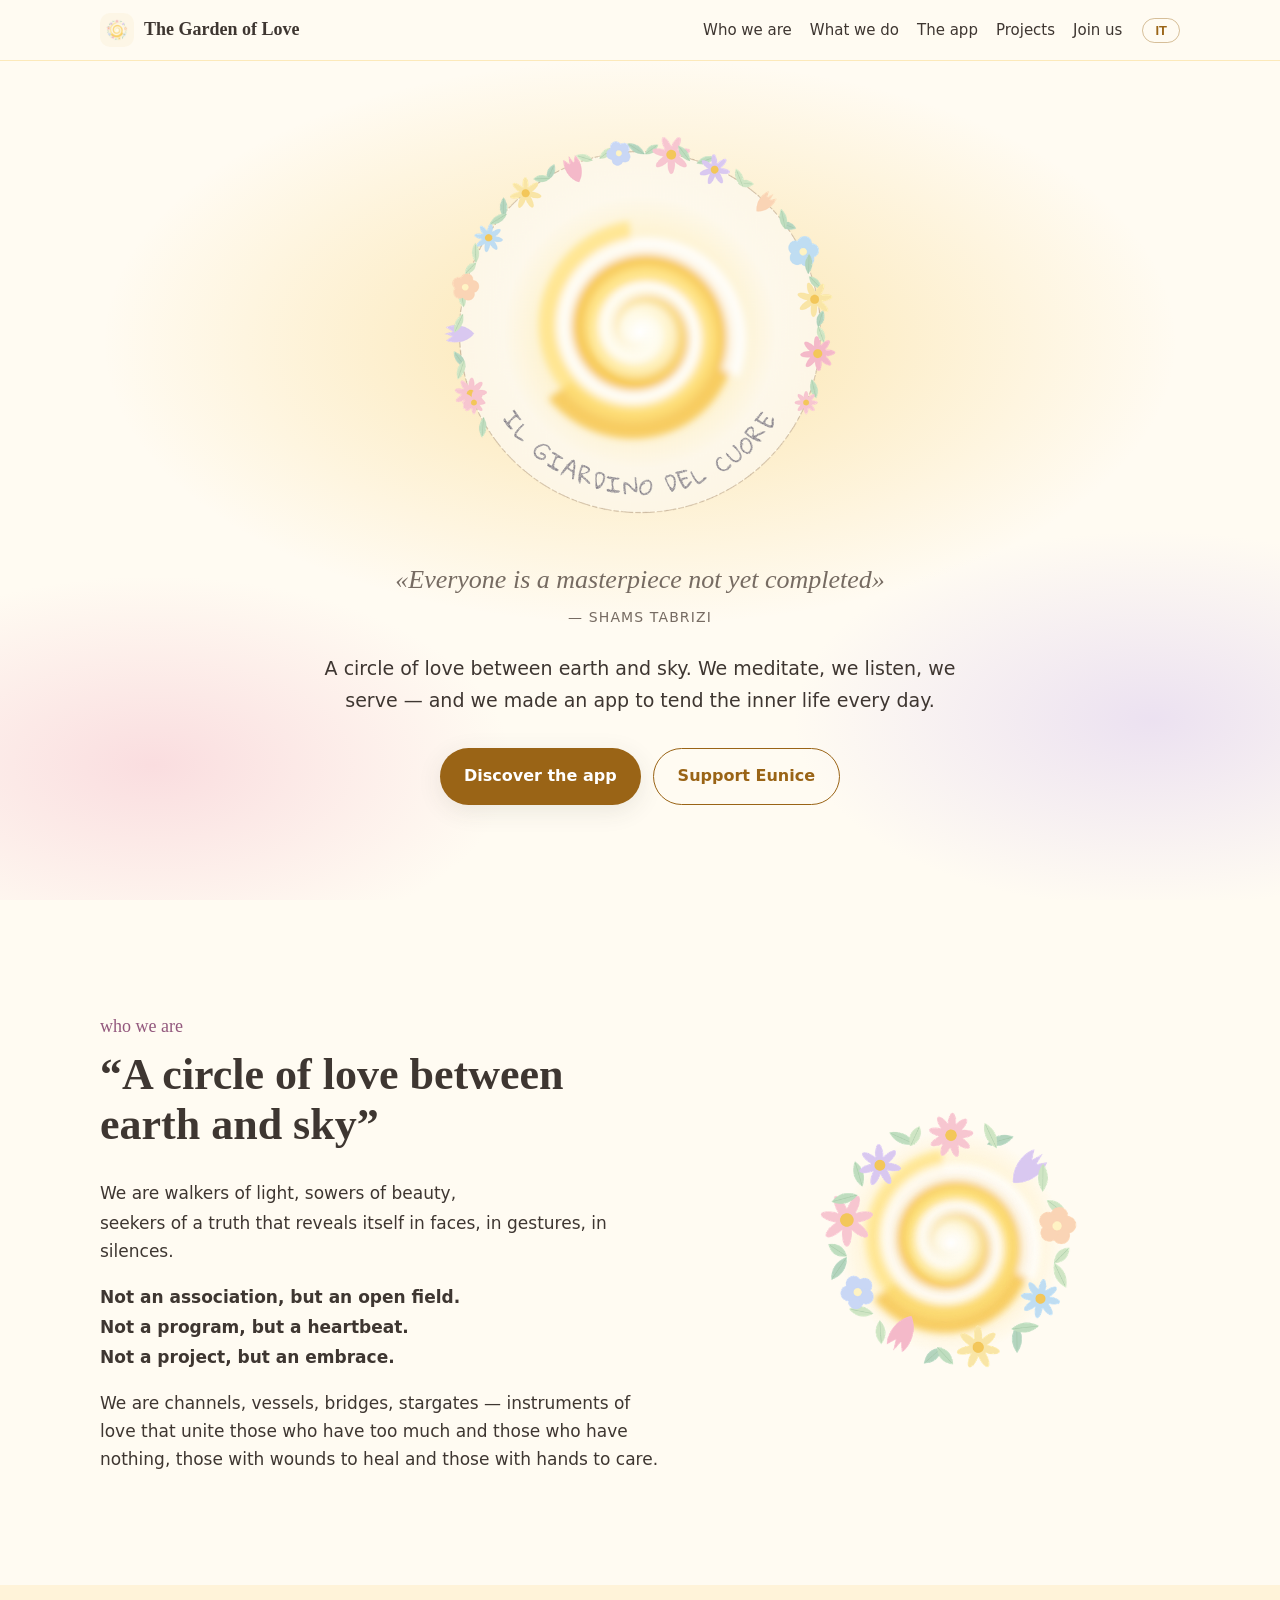
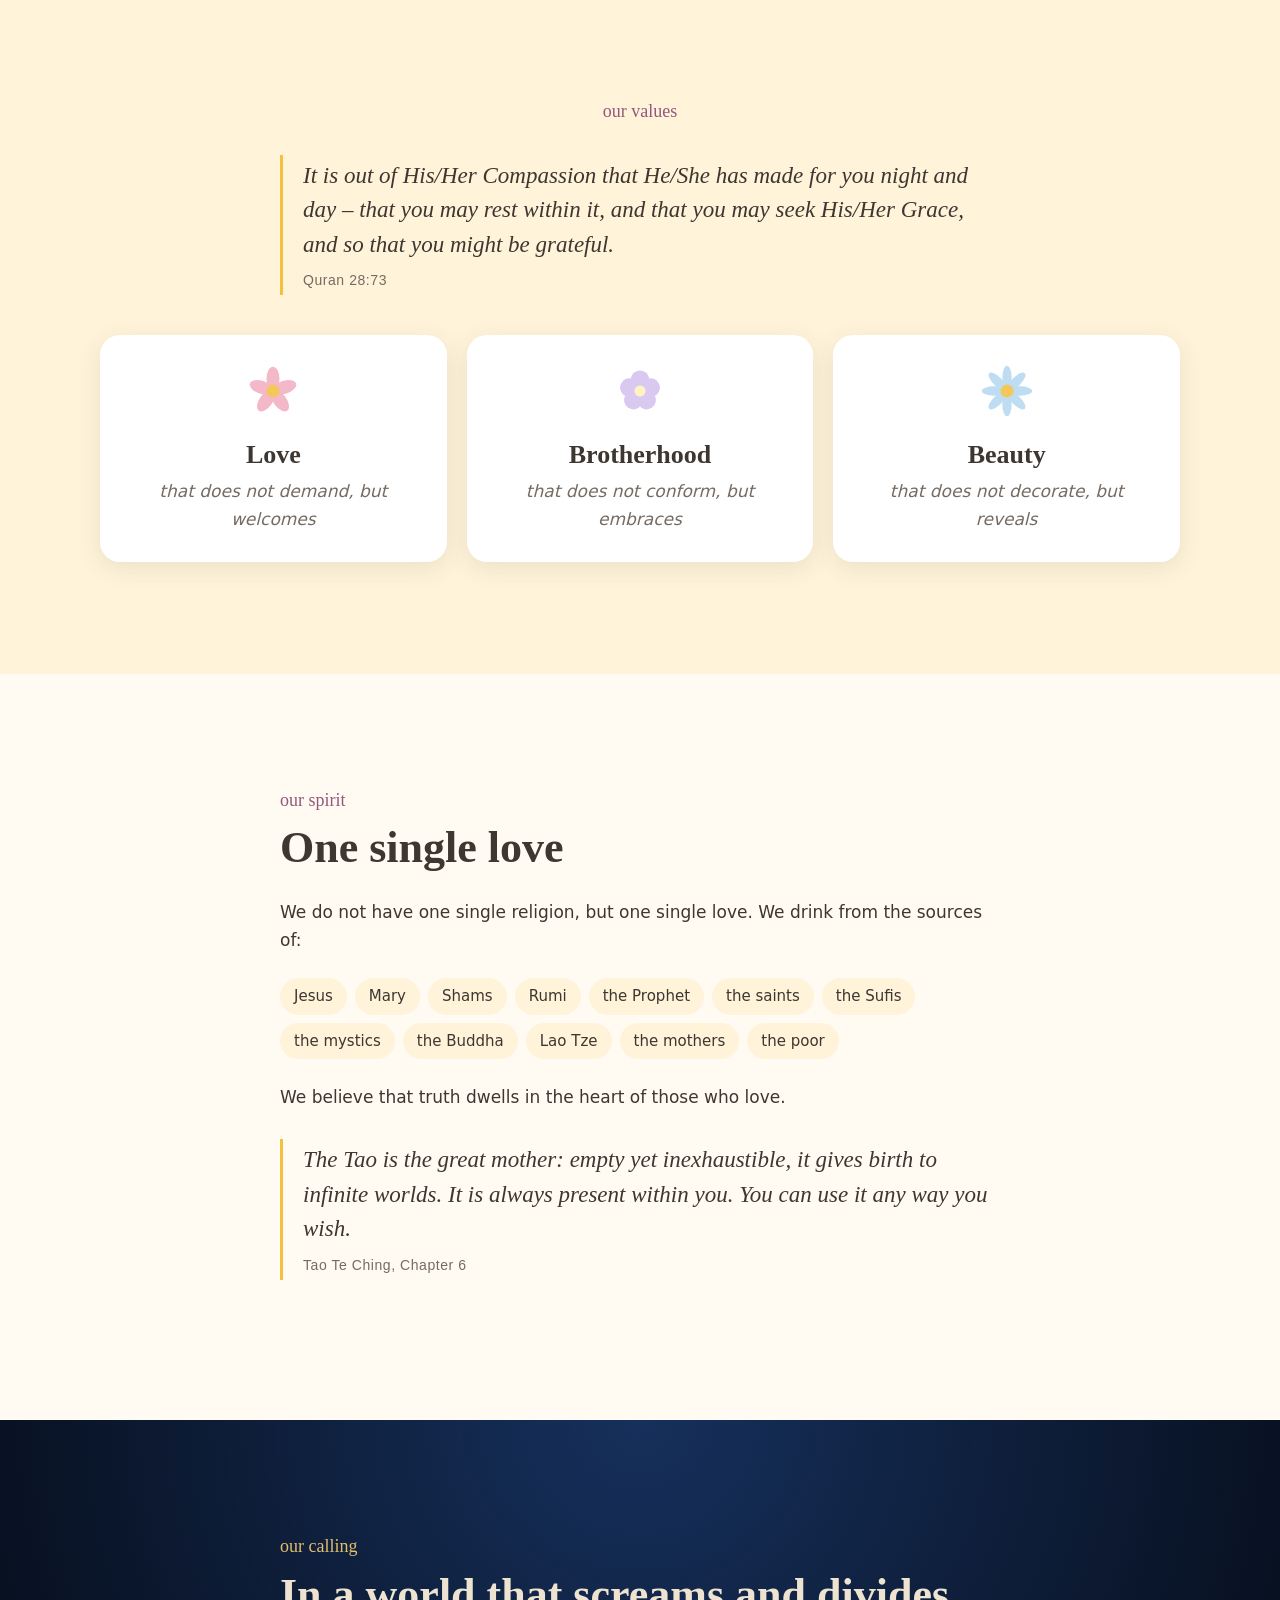
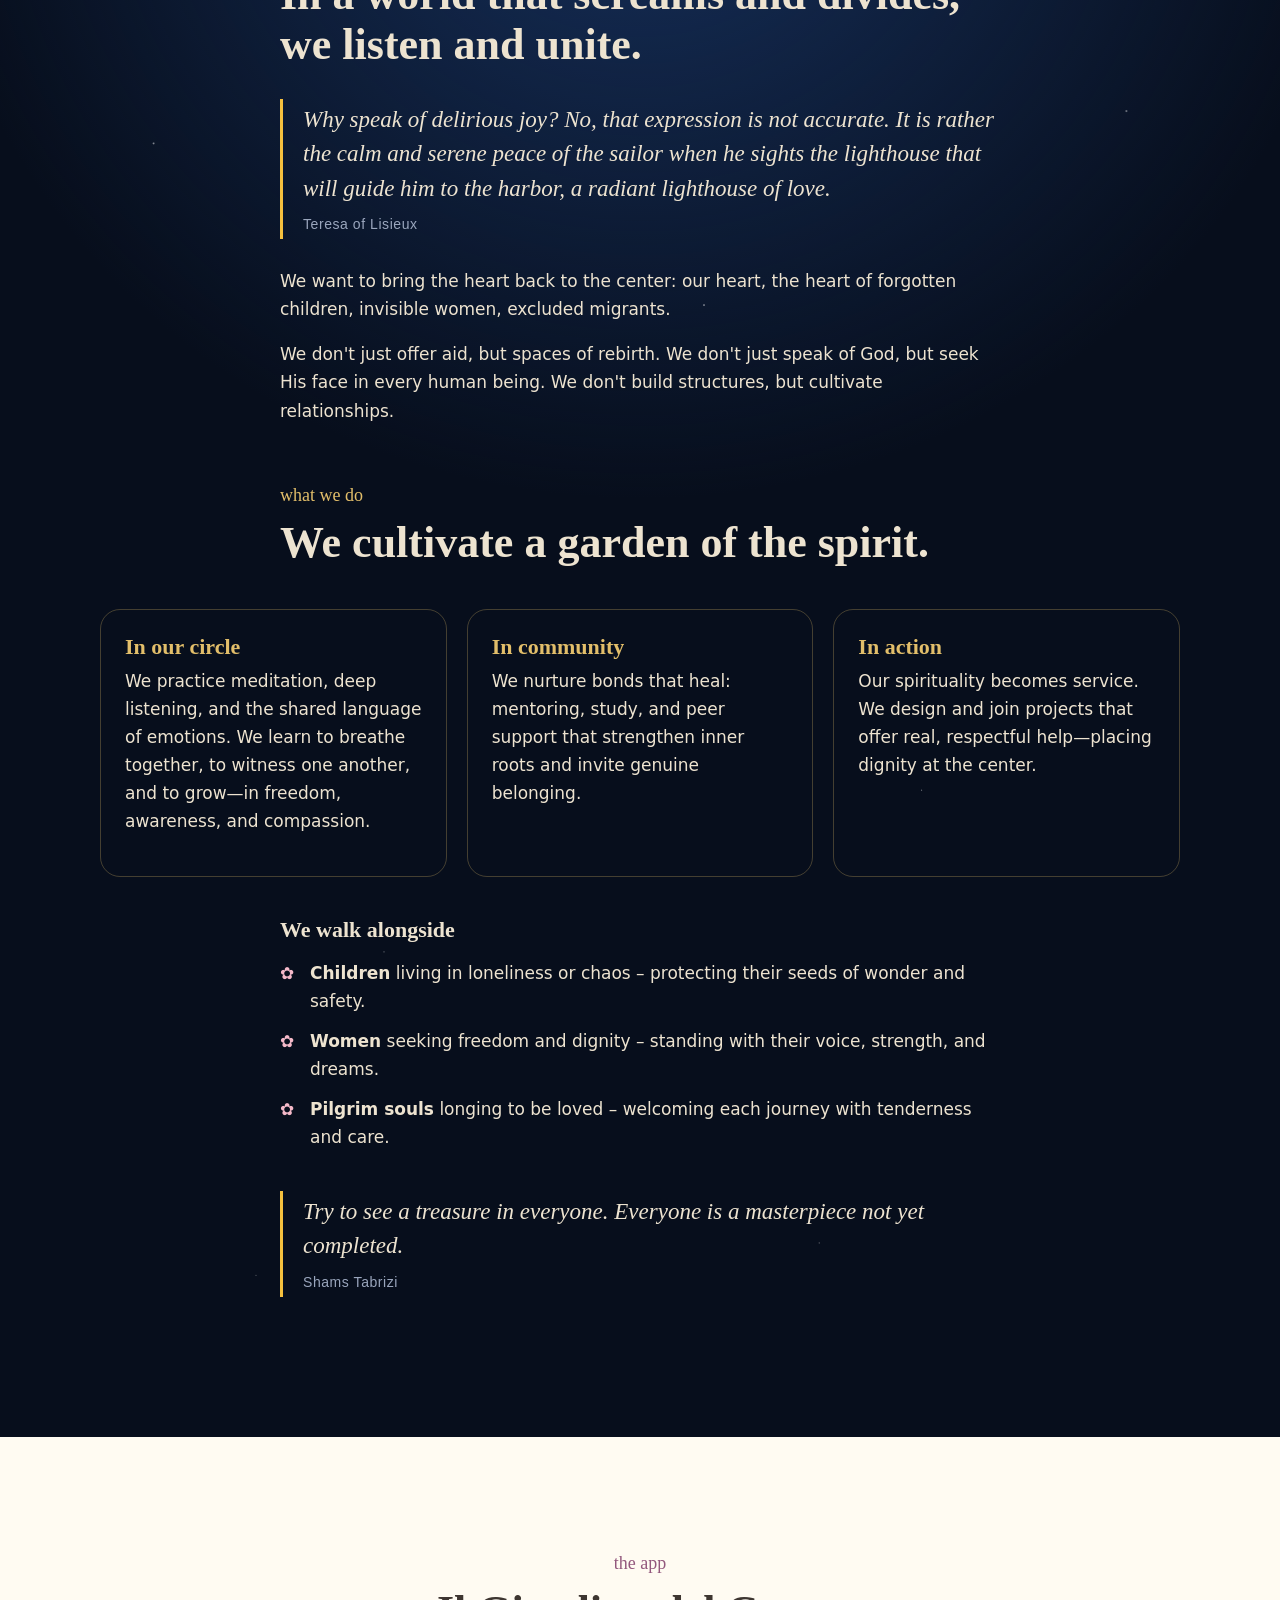
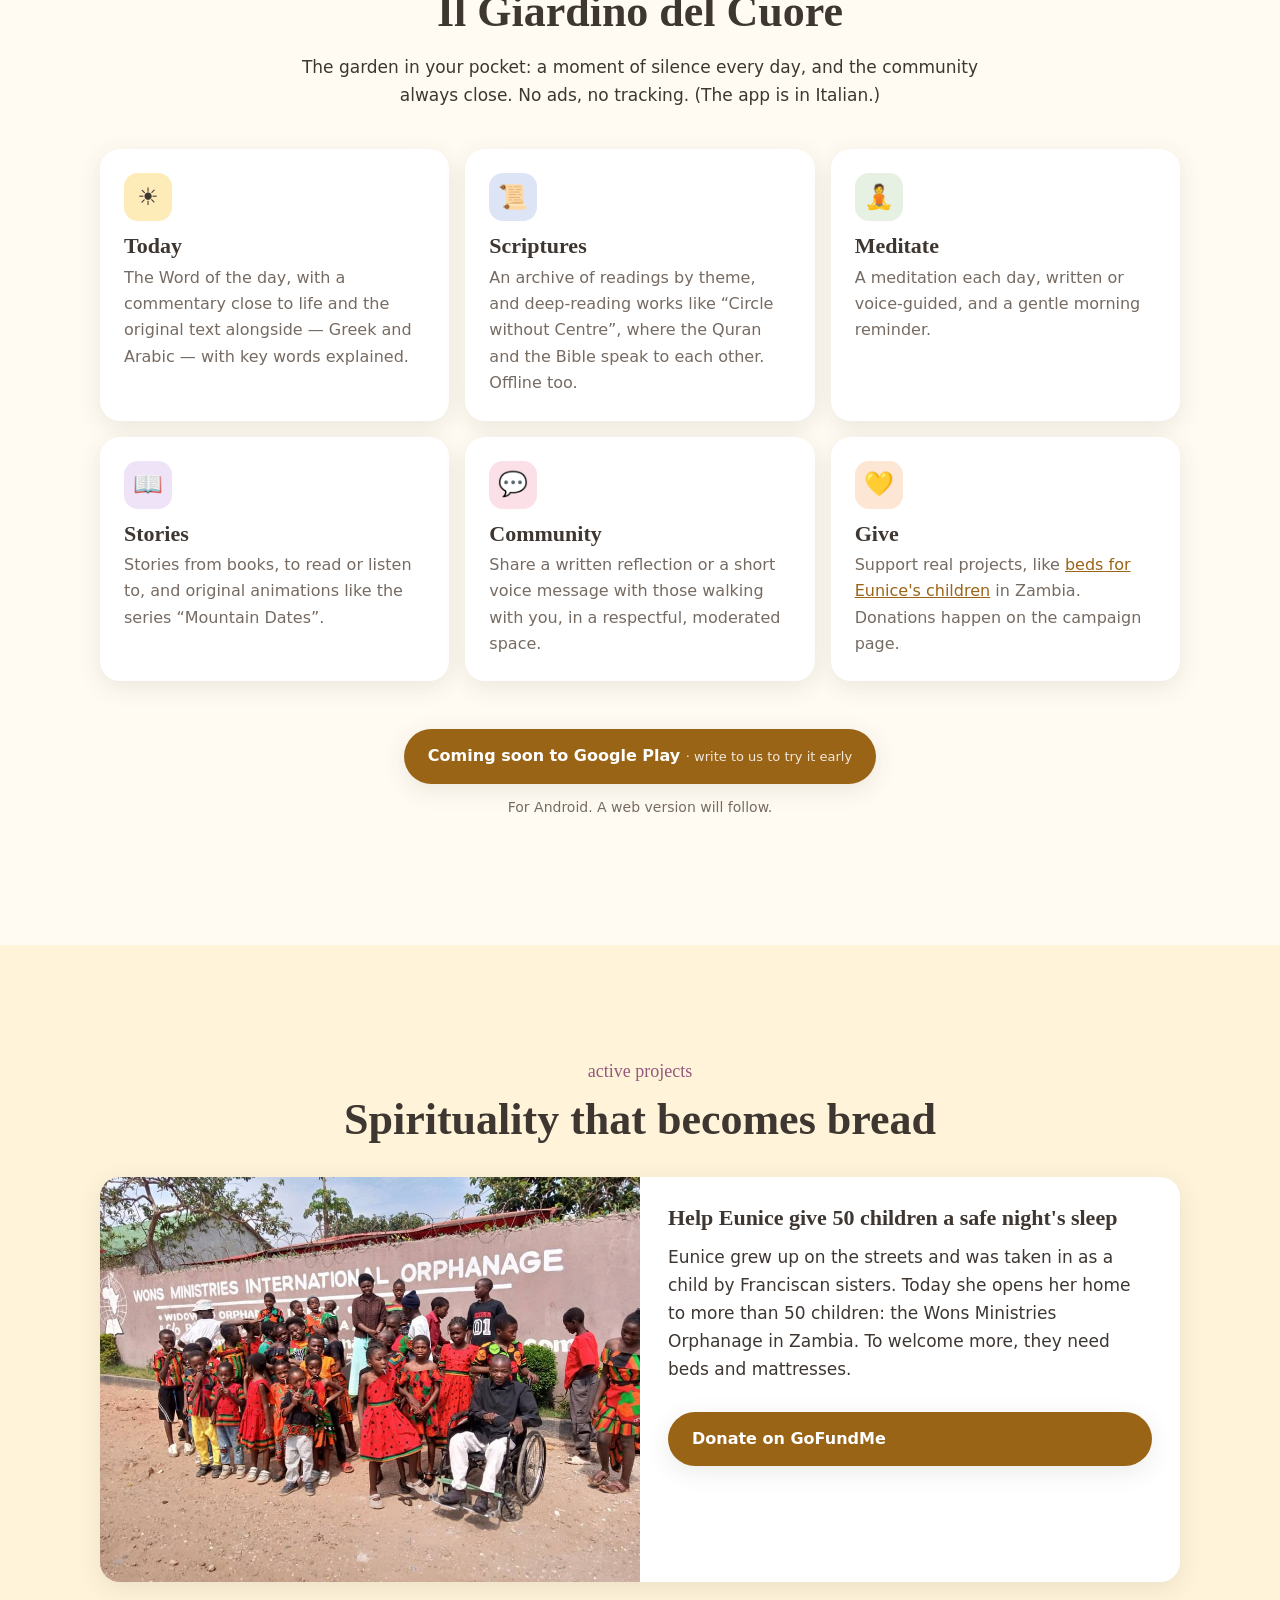
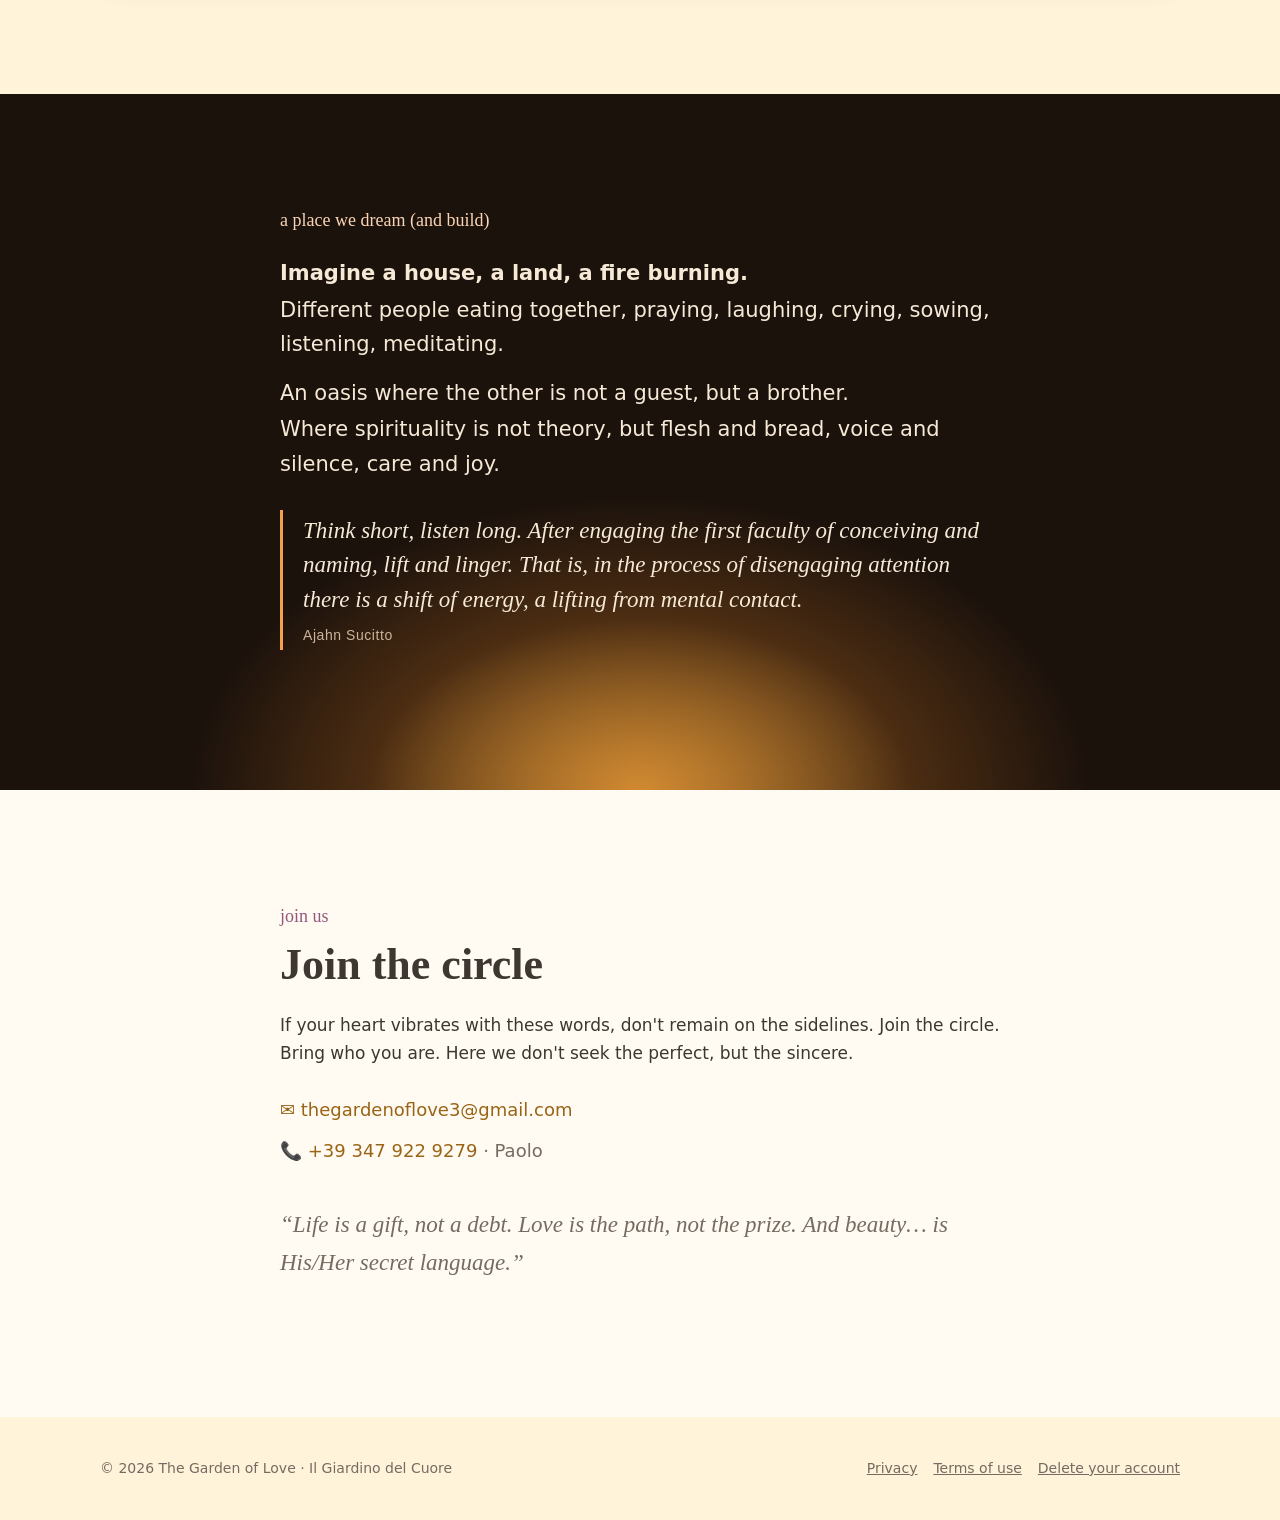
<file: index.html>
<!doctype html>
<html lang="it" data-lingua="it">
<head>
<meta charset="utf-8">
<meta name="viewport" content="width=device-width, initial-scale=1">
<title>The Garden of Love — Il Giardino del Cuore</title>
<meta name="description" content="Un cerchio d'amore tra terra e cielo: meditazione, comunità e servizio. E un'app, Il Giardino del Cuore, per coltivare la vita interiore ogni giorno.">
<meta property="og:title" content="The Garden of Love — Il Giardino del Cuore">
<meta property="og:description" content="Everyone is a masterpiece not yet completed — Shams Tabrizi">
<meta property="og:image" content="img/anteprima-social.png">
<meta property="og:type" content="website">
<meta name="theme-color" content="#FFFBF2">
<link rel="icon" href="img/icona-32.png" sizes="32x32">
<link rel="apple-touch-icon" href="img/icona-180.png">
<link rel="stylesheet" href="css/font.css">
<link rel="stylesheet" href="css/stile.css">
<script src="js/sito.js" defer></script>
</head>
<body>

<header class="barra">
  <div class="contenitore">
    <a class="marchio" href="#inizio"><img src="img/icona-180.png" alt=""> The Garden of Love</a>
    <nav class="menu" aria-label="Sezioni">
      <a href="#chi-siamo"><span lang="it">Chi siamo</span><span lang="en">Who we are</span></a>
      <a href="#cosa-facciamo"><span lang="it">Cosa facciamo</span><span lang="en">What we do</span></a>
      <a href="#app"><span lang="it">L'app</span><span lang="en">The app</span></a>
      <a href="#progetti"><span lang="it">Progetti</span><span lang="en">Projects</span></a>
      <a href="#unisciti"><span lang="it">Unisciti</span><span lang="en">Join us</span></a>
    </nav>
    <button class="lingua" type="button" id="cambia-lingua" aria-label="Cambia lingua / Change language">EN</button>
  </div>
</header>

<main id="inizio">

<!-- ================= apertura ================= -->
<section class="apertura">
  <div class="stretto">
    <img class="logo" src="img/logo.png" width="640" height="640"
         alt="Il Giardino del Cuore: sole a spirale con una ghirlanda di fiori">
    <h1 class="visivamente-nascosto">The Garden of Love</h1>
    <p class="motto">«Everyone is a masterpiece not yet completed»</p>
    <p class="firma">— SHAMS TABRIZI</p>
    <p class="sottotitolo">
      <span lang="it">Un cerchio d'amore tra terra e cielo. Meditiamo, ci ascoltiamo, serviamo — e abbiamo
      creato un'app per coltivare la vita interiore ogni giorno.</span>
      <span lang="en">A circle of love between earth and sky. We meditate, we listen, we serve — and we
      made an app to tend the inner life every day.</span>
    </p>
    <div class="bottoni">
      <a class="bottone" href="#app"><span lang="it">Scopri l'app</span><span lang="en">Discover the app</span></a>
      <a class="bottone secondario" href="#progetti"><span lang="it">Sostieni Eunice</span><span lang="en">Support Eunice</span></a>
    </div>
  </div>
</section>

<!-- ================= chi siamo ================= -->
<section id="chi-siamo">
  <div class="contenitore due-colonne">
    <div class="appare">
      <span class="occhiello"><span lang="it">chi siamo</span><span lang="en">who we are</span></span>
      <h2 lang="it">«Un cerchio d'amore tra terra e cielo»</h2>
      <h2 lang="en">“A circle of love between earth and sky”</h2>
      <div class="versi" style="margin-top:28px">
        <div lang="it">
          <p>Siamo camminatori di luce, seminatori di bellezza,</p>
          <p>cercatori di una verità che si rivela nei volti, nei gesti, nei silenzi.</p>
          <p style="margin-top:18px" class="forte">Non un'associazione, ma un campo aperto.</p>
          <p class="forte">Non un programma, ma un battito.</p>
          <p class="forte">Non un progetto, ma un abbraccio.</p>
          <p style="margin-top:18px">Siamo canali, vasi, ponti, porte delle stelle — strumenti d'amore che
          uniscono chi ha troppo e chi non ha nulla, chi ha ferite da curare e chi ha mani per prendersene cura.</p>
        </div>
        <div lang="en">
          <p>We are walkers of light, sowers of beauty,</p>
          <p>seekers of a truth that reveals itself in faces, in gestures, in silences.</p>
          <p style="margin-top:18px" class="forte">Not an association, but an open field.</p>
          <p class="forte">Not a program, but a heartbeat.</p>
          <p class="forte">Not a project, but an embrace.</p>
          <p style="margin-top:18px">We are channels, vessels, bridges, stargates — instruments of love that
          unite those who have too much and those who have nothing, those with wounds to heal and those
          with hands to care.</p>
        </div>
      </div>
    </div>
    <div class="sole-fiori appare" aria-hidden="true"><img src="img/sole.png" alt=""></div>
  </div>
</section>

<!-- ================= valori ================= -->
<section class="valori">
  <div class="contenitore">
    <div class="stretto appare" style="margin:0 auto;text-align:center">
      <span class="occhiello"><span lang="it">i nostri valori</span><span lang="en">our values</span></span>
      <blockquote class="citazione" style="text-align:left">
        <span lang="it">È per la Sua misericordia che ha fatto per voi la notte e il giorno, perché in essa
        riposiate e cerchiate la Sua grazia, e perché siate riconoscenti.</span>
        <span lang="en">It is out of His/Her Compassion that He/She has made for you night and day – that you
        may rest within it, and that you may seek His/Her Grace, and so that you might be grateful.</span>
        <cite><span lang="it">Corano 28:73</span><span lang="en">Quran 28:73</span></cite>
      </blockquote>
    </div>
    <div class="griglia-valori">
      <article class="valore appare">
        <svg class="fiore" viewBox="-30 -30 60 60" aria-hidden="true"><g fill="#F4B9C9">
          <ellipse cy="-13" rx="7" ry="13"/><ellipse cy="-13" rx="7" ry="13" transform="rotate(72)"/>
          <ellipse cy="-13" rx="7" ry="13" transform="rotate(144)"/><ellipse cy="-13" rx="7" ry="13" transform="rotate(216)"/>
          <ellipse cy="-13" rx="7" ry="13" transform="rotate(288)"/></g><circle r="7" fill="#F3C75A"/></svg>
        <h3><span lang="it">Amore</span><span lang="en">Love</span></h3>
        <p><span lang="it">che non pretende, ma accoglie</span><span lang="en">that does not demand, but welcomes</span></p>
      </article>
      <article class="valore appare">
        <svg class="fiore" viewBox="-30 -30 60 60" aria-hidden="true"><g fill="#D9C8F0">
          <circle cy="-12" r="10"/><circle cy="-12" r="10" transform="rotate(72)"/><circle cy="-12" r="10" transform="rotate(144)"/>
          <circle cy="-12" r="10" transform="rotate(216)"/><circle cy="-12" r="10" transform="rotate(288)"/></g>
          <circle r="6" fill="#FFF3C4"/></svg>
        <h3><span lang="it">Fratellanza</span><span lang="en">Brotherhood</span></h3>
        <p><span lang="it">che non omologa, ma abbraccia</span><span lang="en">that does not conform, but embraces</span></p>
      </article>
      <article class="valore appare">
        <svg class="fiore" viewBox="-30 -30 60 60" aria-hidden="true"><g fill="#BFDDF2">
          <ellipse cy="-14" rx="5" ry="13"/><ellipse cy="-14" rx="5" ry="13" transform="rotate(45)"/>
          <ellipse cy="-14" rx="5" ry="13" transform="rotate(90)"/><ellipse cy="-14" rx="5" ry="13" transform="rotate(135)"/>
          <ellipse cy="-14" rx="5" ry="13" transform="rotate(180)"/><ellipse cy="-14" rx="5" ry="13" transform="rotate(225)"/>
          <ellipse cy="-14" rx="5" ry="13" transform="rotate(270)"/><ellipse cy="-14" rx="5" ry="13" transform="rotate(315)"/></g>
          <circle r="7" fill="#F3C75A"/></svg>
        <h3><span lang="it">Bellezza</span><span lang="en">Beauty</span></h3>
        <p><span lang="it">che non decora, ma rivela</span><span lang="en">that does not decorate, but reveals</span></p>
      </article>
    </div>
  </div>
</section>

<!-- ================= spirito ================= -->
<section id="spirito">
  <div class="stretto appare">
    <span class="occhiello"><span lang="it">il nostro spirito</span><span lang="en">our spirit</span></span>
    <h2><span lang="it">Un solo amore</span><span lang="en">One single love</span></h2>
    <p style="margin-top:24px">
      <span lang="it">Non abbiamo una sola religione, ma un solo amore. Beviamo alle sorgenti di:</span>
      <span lang="en">We do not have one single religion, but one single love. We drink from the sources of:</span>
    </p>
    <ul class="fonti">
      <li><span lang="it">Gesù</span><span lang="en">Jesus</span></li>
      <li><span lang="it">Maria</span><span lang="en">Mary</span></li>
      <li>Shams</li><li>Rumi</li>
      <li><span lang="it">il Profeta</span><span lang="en">the Prophet</span></li>
      <li><span lang="it">i santi</span><span lang="en">the saints</span></li>
      <li><span lang="it">i sufi</span><span lang="en">the Sufis</span></li>
      <li><span lang="it">i mistici</span><span lang="en">the mystics</span></li>
      <li><span lang="it">il Buddha</span><span lang="en">the Buddha</span></li>
      <li>Lao Tze</li>
      <li><span lang="it">le madri</span><span lang="en">the mothers</span></li>
      <li><span lang="it">i poveri</span><span lang="en">the poor</span></li>
    </ul>
    <p><span lang="it">Crediamo che la verità abiti nel cuore di chi ama.</span>
       <span lang="en">We believe that truth dwells in the heart of those who love.</span></p>
    <blockquote class="citazione">
      <span lang="it">Il Tao è la grande madre: vuoto eppure inesauribile, genera mondi infiniti. È sempre
      presente dentro di te. Puoi usarlo come desideri.</span>
      <span lang="en">The Tao is the great mother: empty yet inexhaustible, it gives birth to infinite worlds.
      It is always present within you. You can use it any way you wish.</span>
      <cite><span lang="it">Tao Te Ching, capitolo 6</span><span lang="en">Tao Te Ching, Chapter 6</span></cite>
    </blockquote>
  </div>
</section>

<!-- ================= vocazione / cosa facciamo ================= -->
<section id="cosa-facciamo" class="notte">
  <div class="contenitore">
    <div class="stretto appare" style="margin:0 auto">
      <span class="occhiello"><span lang="it">la nostra vocazione</span><span lang="en">our calling</span></span>
      <h2><span lang="it">In un mondo che grida e divide, noi ascoltiamo e uniamo.</span>
          <span lang="en">In a world that screams and divides, we listen and unite.</span></h2>
      <blockquote class="citazione">
        <span lang="it">Perché parlare di gioia delirante? No, questa espressione non è esatta. È piuttosto la
        pace calma e serena del navigante quando scorge il faro che lo guiderà al porto: un faro luminoso d'amore.</span>
        <span lang="en">Why speak of delirious joy? No, that expression is not accurate. It is rather the calm
        and serene peace of the sailor when he sights the lighthouse that will guide him to the harbor, a
        radiant lighthouse of love.</span>
        <cite><span lang="it">Teresa di Lisieux</span><span lang="en">Teresa of Lisieux</span></cite>
      </blockquote>
      <div lang="it">
        <p>Vogliamo riportare il cuore al centro: il nostro cuore, il cuore dei bambini dimenticati, delle
        donne invisibili, dei migranti esclusi.</p>
        <p>Non offriamo solo aiuti, ma spazi di rinascita. Non parliamo solo di Dio, ma cerchiamo il Suo volto
        in ogni essere umano. Non costruiamo strutture, ma coltiviamo relazioni.</p>
      </div>
      <div lang="en">
        <p>We want to bring the heart back to the center: our heart, the heart of forgotten children,
        invisible women, excluded migrants.</p>
        <p>We don't just offer aid, but spaces of rebirth. We don't just speak of God, but seek His face in
        every human being. We don't build structures, but cultivate relationships.</p>
      </div>
    </div>

    <div class="stretto appare" style="margin:56px auto 0">
      <span class="occhiello"><span lang="it">cosa facciamo</span><span lang="en">what we do</span></span>
      <h2><span lang="it">Coltiviamo un giardino dello spirito.</span>
          <span lang="en">We cultivate a garden of the spirit.</span></h2>
    </div>
    <div class="tre">
      <div class="appare">
        <h3><span lang="it">Nel cerchio</span><span lang="en">In our circle</span></h3>
        <p lang="it">Pratichiamo la meditazione, l'ascolto profondo e il linguaggio condiviso delle emozioni.
        Impariamo a respirare insieme, a farci testimoni gli uni degli altri e a crescere — in libertà,
        consapevolezza e compassione.</p>
        <p lang="en">We practice meditation, deep listening, and the shared language of emotions. We learn to
        breathe together, to witness one another, and to grow—in freedom, awareness, and compassion.</p>
      </div>
      <div class="appare">
        <h3><span lang="it">Nella comunità</span><span lang="en">In community</span></h3>
        <p lang="it">Coltiviamo legami che guariscono: accompagnamento, studio e sostegno reciproco, che
        rafforzano le radici interiori e invitano a un'appartenenza autentica.</p>
        <p lang="en">We nurture bonds that heal: mentoring, study, and peer support that strengthen inner roots
        and invite genuine belonging.</p>
      </div>
      <div class="appare">
        <h3><span lang="it">Nell'azione</span><span lang="en">In action</span></h3>
        <p lang="it">La nostra spiritualità diventa servizio. Ideiamo e sosteniamo progetti che offrono un aiuto
        reale e rispettoso, con la dignità al centro.</p>
        <p lang="en">Our spirituality becomes service. We design and join projects that offer real, respectful
        help—placing dignity at the center.</p>
      </div>
    </div>
    <div class="stretto appare" style="margin:0 auto">
      <h3><span lang="it">Camminiamo accanto a</span><span lang="en">We walk alongside</span></h3>
      <ul class="accanto">
        <li><span lang="it"><b>Bambini</b> che vivono nella solitudine o nel caos — proteggendo i loro semi di
          meraviglia e di sicurezza.</span><span lang="en"><b>Children</b> living in loneliness or chaos –
          protecting their seeds of wonder and safety.</span></li>
        <li><span lang="it"><b>Donne</b> in cerca di libertà e dignità — sostenendo la loro voce, la loro forza,
          i loro sogni.</span><span lang="en"><b>Women</b> seeking freedom and dignity – standing with their
          voice, strength, and dreams.</span></li>
        <li><span lang="it"><b>Anime pellegrine</b> che desiderano essere amate — accogliendo ogni cammino con
          tenerezza e cura.</span><span lang="en"><b>Pilgrim souls</b> longing to be loved – welcoming each
          journey with tenderness and care.</span></li>
      </ul>
      <blockquote class="citazione" style="margin-top:40px">
        <span lang="it">Cerca di vedere un tesoro in ognuno. Ognuno è un capolavoro non ancora compiuto.</span>
        <span lang="en">Try to see a treasure in everyone. Everyone is a masterpiece not yet completed.</span>
        <cite>Shams Tabrizi</cite>
      </blockquote>
    </div>
  </div>
</section>

<!-- ================= l'app ================= -->
<section id="app">
  <div class="contenitore">
    <div class="stretto appare" style="margin:0 auto;text-align:center">
      <span class="occhiello"><span lang="it">l'app</span><span lang="en">the app</span></span>
      <h2>Il Giardino del Cuore</h2>
      <p style="margin-top:16px">
        <span lang="it">Il giardino in tasca: un momento di silenzio ogni giorno, e la comunità sempre vicina.
        Senza pubblicità, senza tracciamento.</span>
        <span lang="en">The garden in your pocket: a moment of silence every day, and the community always
        close. No ads, no tracking. (The app is in Italian.)</span>
      </p>
    </div>
    <div class="griglia-app">
      <article class="sezione-app appare">
        <div class="icona" style="background:#FDEBB8">☀️</div>
        <h3><span lang="it">Oggi</span><span lang="en">Today</span></h3>
        <p lang="it">La Parola del giorno, con un commento vicino alla vita e il testo originale a fronte — greco
        e arabo — con le parole chiave spiegate.</p>
        <p lang="en">The Word of the day, with a commentary close to life and the original text alongside —
        Greek and Arabic — with key words explained.</p>
      </article>
      <article class="sezione-app appare">
        <div class="icona" style="background:#DCE4F5">📜</div>
        <h3><span lang="it">Scritture</span><span lang="en">Scriptures</span></h3>
        <p lang="it">L'archivio delle letture per tema, e opere di lettura profonda come «Cerchio senza Centro»,
        che fa dialogare il Corano e la Bibbia. Anche offline.</p>
        <p lang="en">An archive of readings by theme, and deep-reading works like “Circle without Centre”, where
        the Quran and the Bible speak to each other. Offline too.</p>
      </article>
      <article class="sezione-app appare">
        <div class="icona" style="background:#E6F1E4">🧘</div>
        <h3><span lang="it">Medita</span><span lang="en">Meditate</span></h3>
        <p lang="it">Una meditazione al giorno, scritta o guidata a voce, e un promemoria gentile al mattino.</p>
        <p lang="en">A meditation each day, written or voice-guided, and a gentle morning reminder.</p>
      </article>
      <article class="sezione-app appare">
        <div class="icona" style="background:#EFE4F7">📖</div>
        <h3><span lang="it">Racconti</span><span lang="en">Stories</span></h3>
        <p lang="it">Storie tratte dai libri, da leggere o ascoltare, e animazioni originali come la serie
        «Datteri di Montagna».</p>
        <p lang="en">Stories from books, to read or listen to, and original animations like the series
        “Mountain Dates”.</p>
      </article>
      <article class="sezione-app appare">
        <div class="icona" style="background:#FBE0E7">💬</div>
        <h3><span lang="it">Comunità</span><span lang="en">Community</span></h3>
        <p lang="it">Condividi una riflessione scritta o un breve messaggio vocale con chi cammina con te, in
        uno spazio rispettoso e moderato.</p>
        <p lang="en">Share a written reflection or a short voice message with those walking with you, in a
        respectful, moderated space.</p>
      </article>
      <article class="sezione-app appare">
        <div class="icona" style="background:#FDE6D4">💛</div>
        <h3><span lang="it">Dona</span><span lang="en">Give</span></h3>
        <p lang="it">Sostieni progetti concreti, come i <a href="#progetti">letti per i bambini di Eunice</a>
        in Zambia. La donazione avviene sulla pagina della campagna.</p>
        <p lang="en">Support real projects, like <a href="#progetti">beds for Eunice's children</a> in Zambia.
        Donations happen on the campaign page.</p>
      </article>
    </div>
    <div class="scarica appare">
      <!-- Quando l'app sarà su Google Play: sostituire con il link della scheda. -->
      <a class="bottone" href="mailto:thegardenoflove3@gmail.com?subject=Il%20Giardino%20del%20Cuore%20-%20anteprima">
        <span lang="it">Presto su Google Play <span class="nota">· scrivici per provarla in anteprima</span></span>
        <span lang="en">Coming soon to Google Play <span class="nota">· write to us to try it early</span></span>
      </a>
      <p class="nota-piccola"><span lang="it">Per Android. La versione web arriverà in seguito.</span>
        <span lang="en">For Android. A web version will follow.</span></p>
    </div>
  </div>
</section>

<!-- ================= progetti attivi ================= -->
<section id="progetti" class="progetti">
  <div class="contenitore">
    <div class="stretto appare" style="margin:0 auto;text-align:center">
      <span class="occhiello"><span lang="it">progetti attivi</span><span lang="en">active projects</span></span>
      <h2><span lang="it">La spiritualità che diventa pane</span><span lang="en">Spirituality that becomes bread</span></h2>
    </div>
    <!-- Riempito da js/sito.js con le campagne attive (stesso database dell'app);
         questo contenuto resta se la lettura non riesce. -->
    <div id="campagne">
      <article class="campagna appare" id="eunice-letti">
        <a class="foto" href="https://www.gofundme.com/f/aiuta-eunice-a-regalare-un-sonno-sicuro-a-50-bambini"
           target="_blank" rel="noopener" aria-label="GoFundMe"
           style="background-image:url(img/01-copertina-orfanotrofio.jpg)"></a>
        <div class="corpo">
          <h3><a class="titolo-campagna" href="https://www.gofundme.com/f/aiuta-eunice-a-regalare-un-sonno-sicuro-a-50-bambini"
             target="_blank" rel="noopener"><span lang="it">Aiuta Eunice a regalare un sonno sicuro a 50 bambini</span>
             <span lang="en">Help Eunice give 50 children a safe night's sleep</span></a></h3>
          <p lang="it">Eunice, cresciuta per strada e accolta da bambina dalle suore francescane, oggi apre la sua
          casa a più di 50 bambini: il Wons Ministries Orphanage, in Zambia. Per accoglierne altri servono letti e materassi.</p>
          <p lang="en">Eunice grew up on the streets and was taken in as a child by Franciscan sisters. Today she
          opens her home to more than 50 children: the Wons Ministries Orphanage in Zambia. To welcome more,
          they need beds and mattresses.</p>
          <a class="bottone" href="https://www.gofundme.com/f/aiuta-eunice-a-regalare-un-sonno-sicuro-a-50-bambini"
             target="_blank" rel="noopener"><span lang="it">Dona su GoFundMe</span><span lang="en">Donate on GoFundMe</span></a>
        </div>
      </article>
    </div>
  </div>
</section>

<!-- ================= il luogo che sogniamo ================= -->
<section class="fuoco">
  <div class="stretto appare">
    <span class="occhiello"><span lang="it">un luogo che sogniamo (e costruiamo)</span>
      <span lang="en">a place we dream (and build)</span></span>
    <div class="versi" style="margin:20px 0">
      <div lang="it">
        <p><b>Immagina una casa, una terra, un fuoco acceso.</b></p>
        <p>Persone diverse che mangiano insieme, pregano, ridono, piangono, seminano, ascoltano, meditano.</p>
        <p style="margin-top:14px">Un'oasi dove l'altro non è un ospite, ma un fratello.</p>
        <p>Dove la spiritualità non è teoria, ma carne e pane, voce e silenzio, cura e gioia.</p>
      </div>
      <div lang="en">
        <p><b>Imagine a house, a land, a fire burning.</b></p>
        <p>Different people eating together, praying, laughing, crying, sowing, listening, meditating.</p>
        <p style="margin-top:14px">An oasis where the other is not a guest, but a brother.</p>
        <p>Where spirituality is not theory, but flesh and bread, voice and silence, care and joy.</p>
      </div>
    </div>
    <blockquote class="citazione">
      <span lang="it">Pensa breve, ascolta a lungo. Dopo aver usato la prima facoltà, quella di concepire e
      nominare, sollevati e indugia: nel distogliere l'attenzione c'è uno spostamento di energia, un
      sollevarsi dal contatto mentale.</span>
      <span lang="en">Think short, listen long. After engaging the first faculty of conceiving and naming,
      lift and linger. That is, in the process of disengaging attention there is a shift of energy, a lifting
      from mental contact.</span>
      <cite>Ajahn Sucitto</cite>
    </blockquote>
  </div>
</section>

<!-- ================= unisciti ================= -->
<section id="unisciti">
  <div class="stretto appare">
    <span class="occhiello"><span lang="it">unisciti</span><span lang="en">join us</span></span>
    <h2><span lang="it">Entra nel cerchio</span><span lang="en">Join the circle</span></h2>
    <p style="margin-top:20px">
      <span lang="it">Se il tuo cuore vibra con queste parole, non restare a guardare. Entra nel cerchio. Porta
      chi sei. Qui non cerchiamo i perfetti, ma i sinceri.</span>
      <span lang="en">If your heart vibrates with these words, don't remain on the sidelines. Join the circle.
      Bring who you are. Here we don't seek the perfect, but the sincere.</span>
    </p>
    <div class="contatti">
      <a href="mailto:thegardenoflove3@gmail.com">✉️ thegardenoflove3@gmail.com</a>
      <a href="tel:+393479229279">📞 +39 347 922 9279 <span style="color:var(--grigio)">· Paolo</span></a>
    </div>
    <p class="chiusura">
      <span lang="it">«La vita è un dono, non un debito. L'amore è la via, non il premio. E la bellezza… è la
      Sua lingua segreta.»</span>
      <span lang="en">“Life is a gift, not a debt. Love is the path, not the prize. And beauty… is His/Her
      secret language.”</span>
    </p>
  </div>
</section>

</main>

<footer>
  <div class="contenitore">
    <span>© 2026 The Garden of Love · Il Giardino del Cuore</span>
    <nav aria-label="Informazioni legali">
      <a href="privacy.html">Privacy</a>
      <a href="termini.html"><span lang="it">Termini d'uso</span><span lang="en">Terms of use</span></a>
      <a href="elimina-account.html"><span lang="it">Eliminare l'account</span><span lang="en">Delete your account</span></a>
    </nav>
  </div>
</footer>
</body>
</html>
</file>
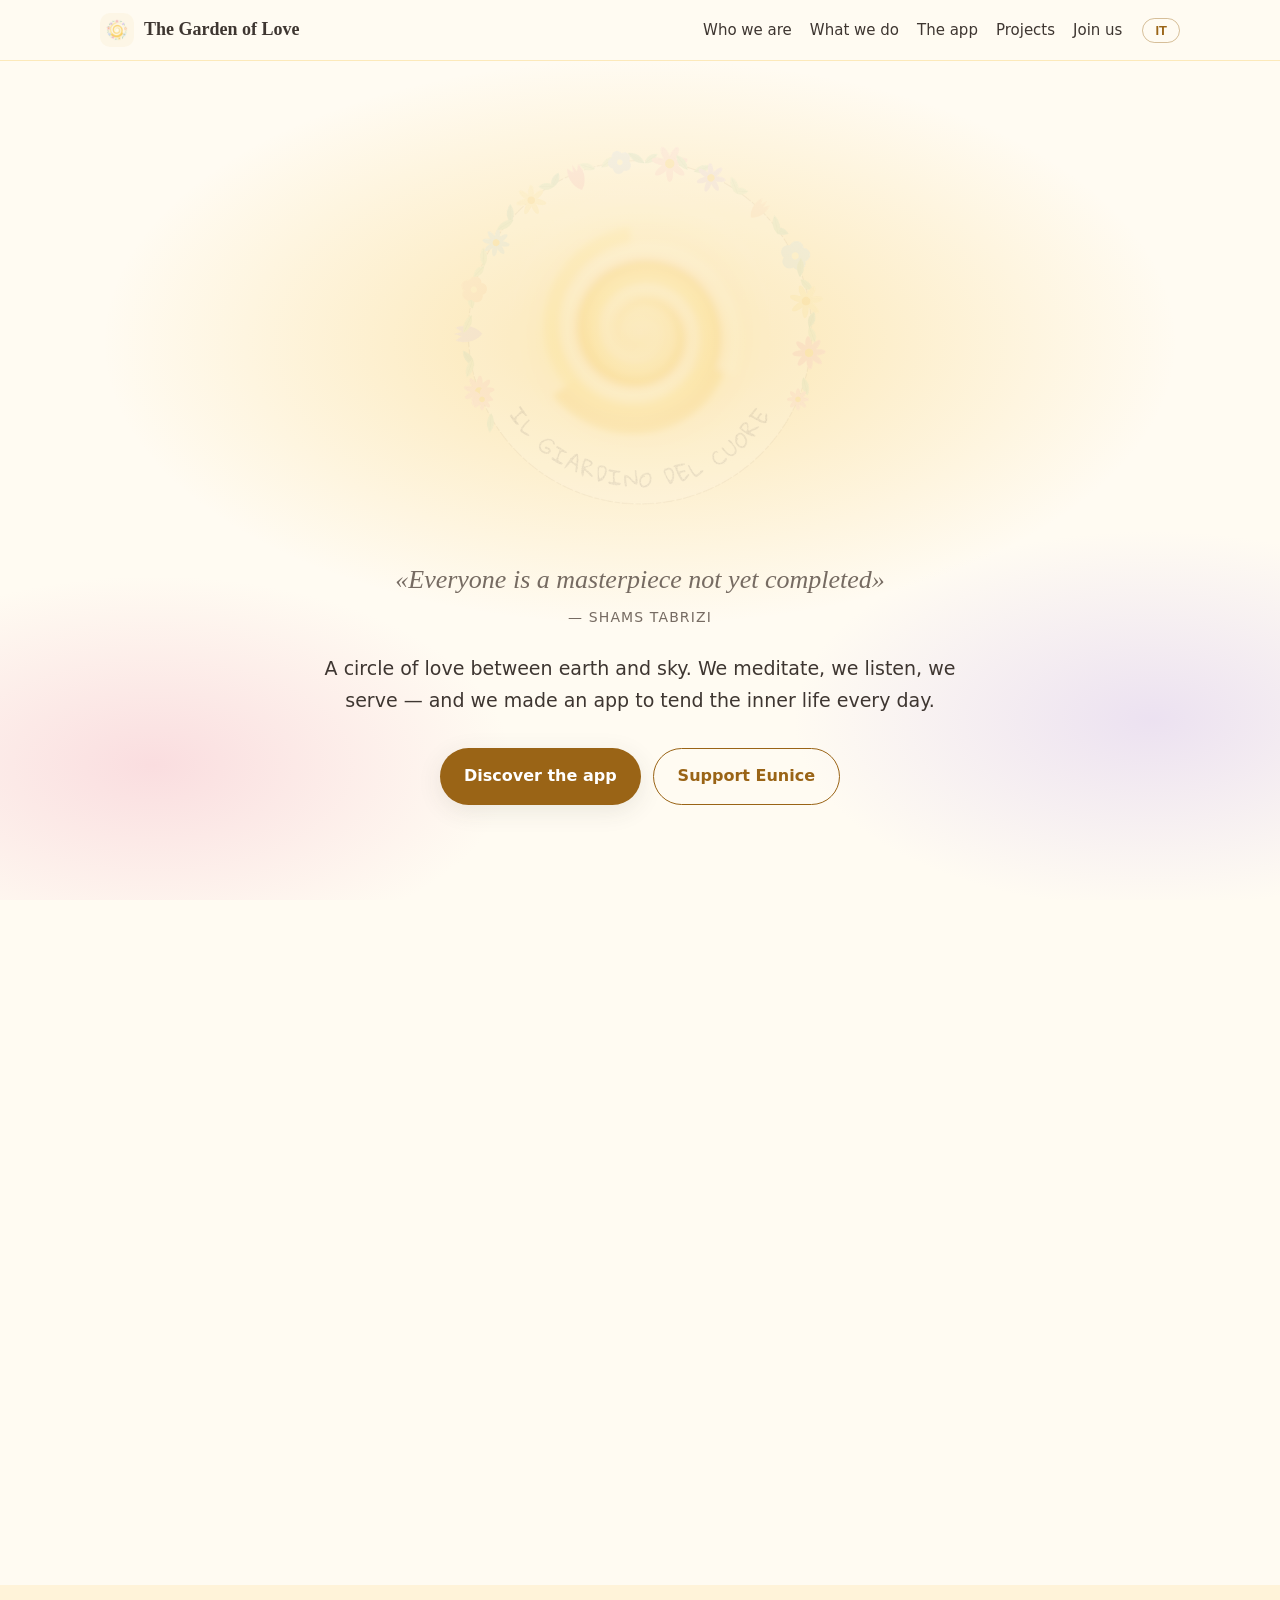
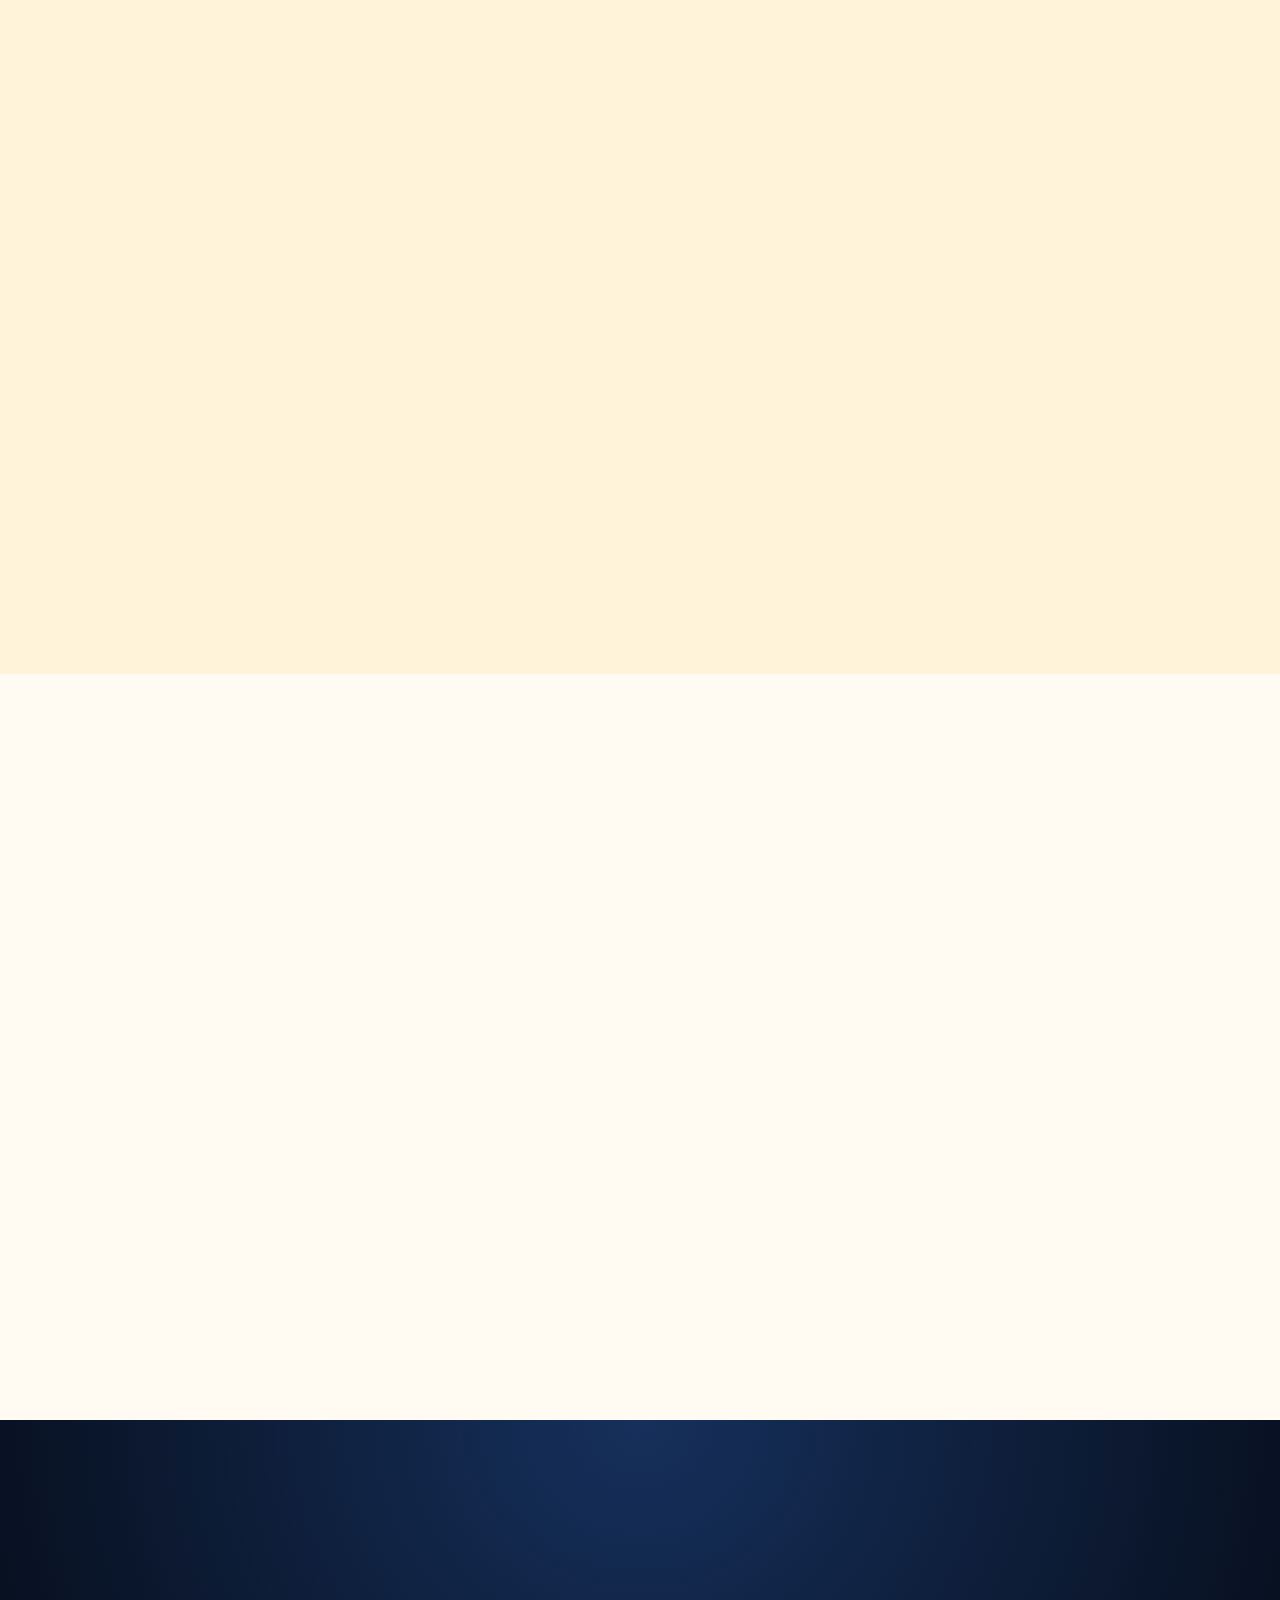
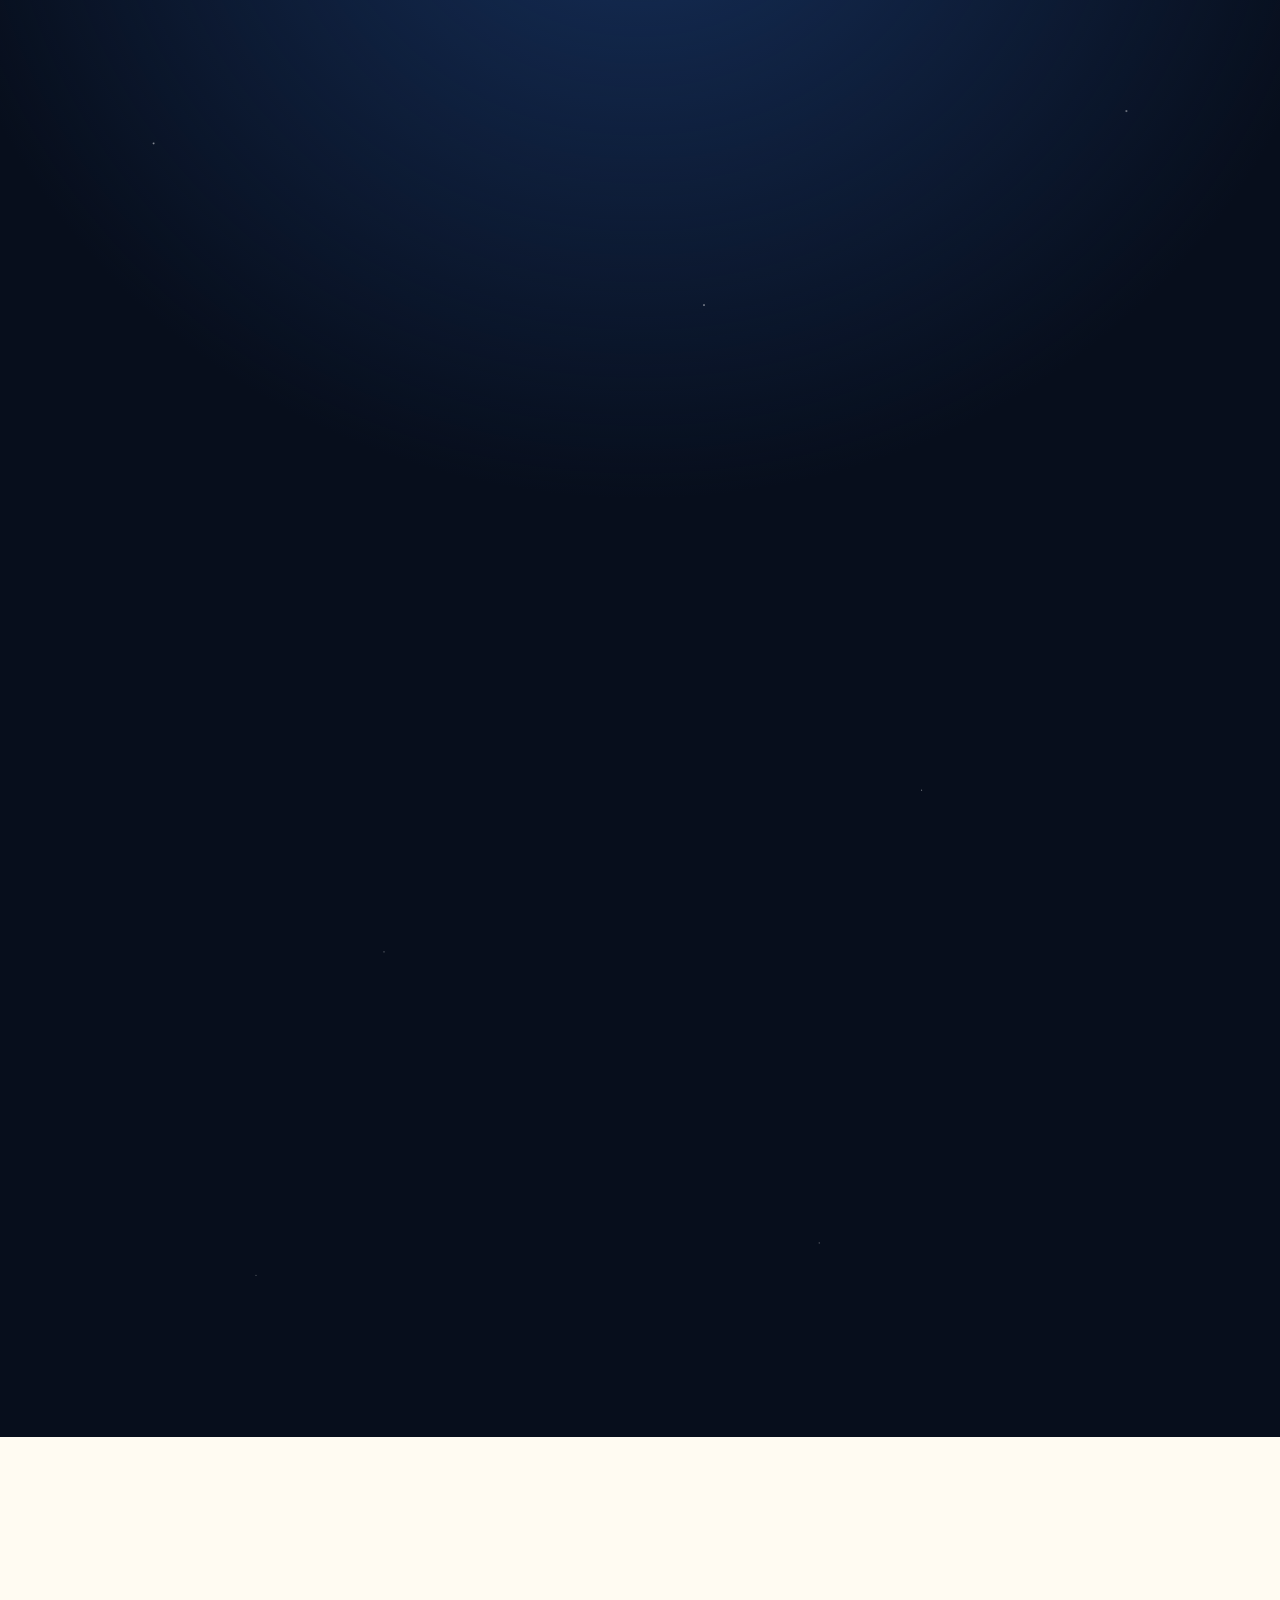
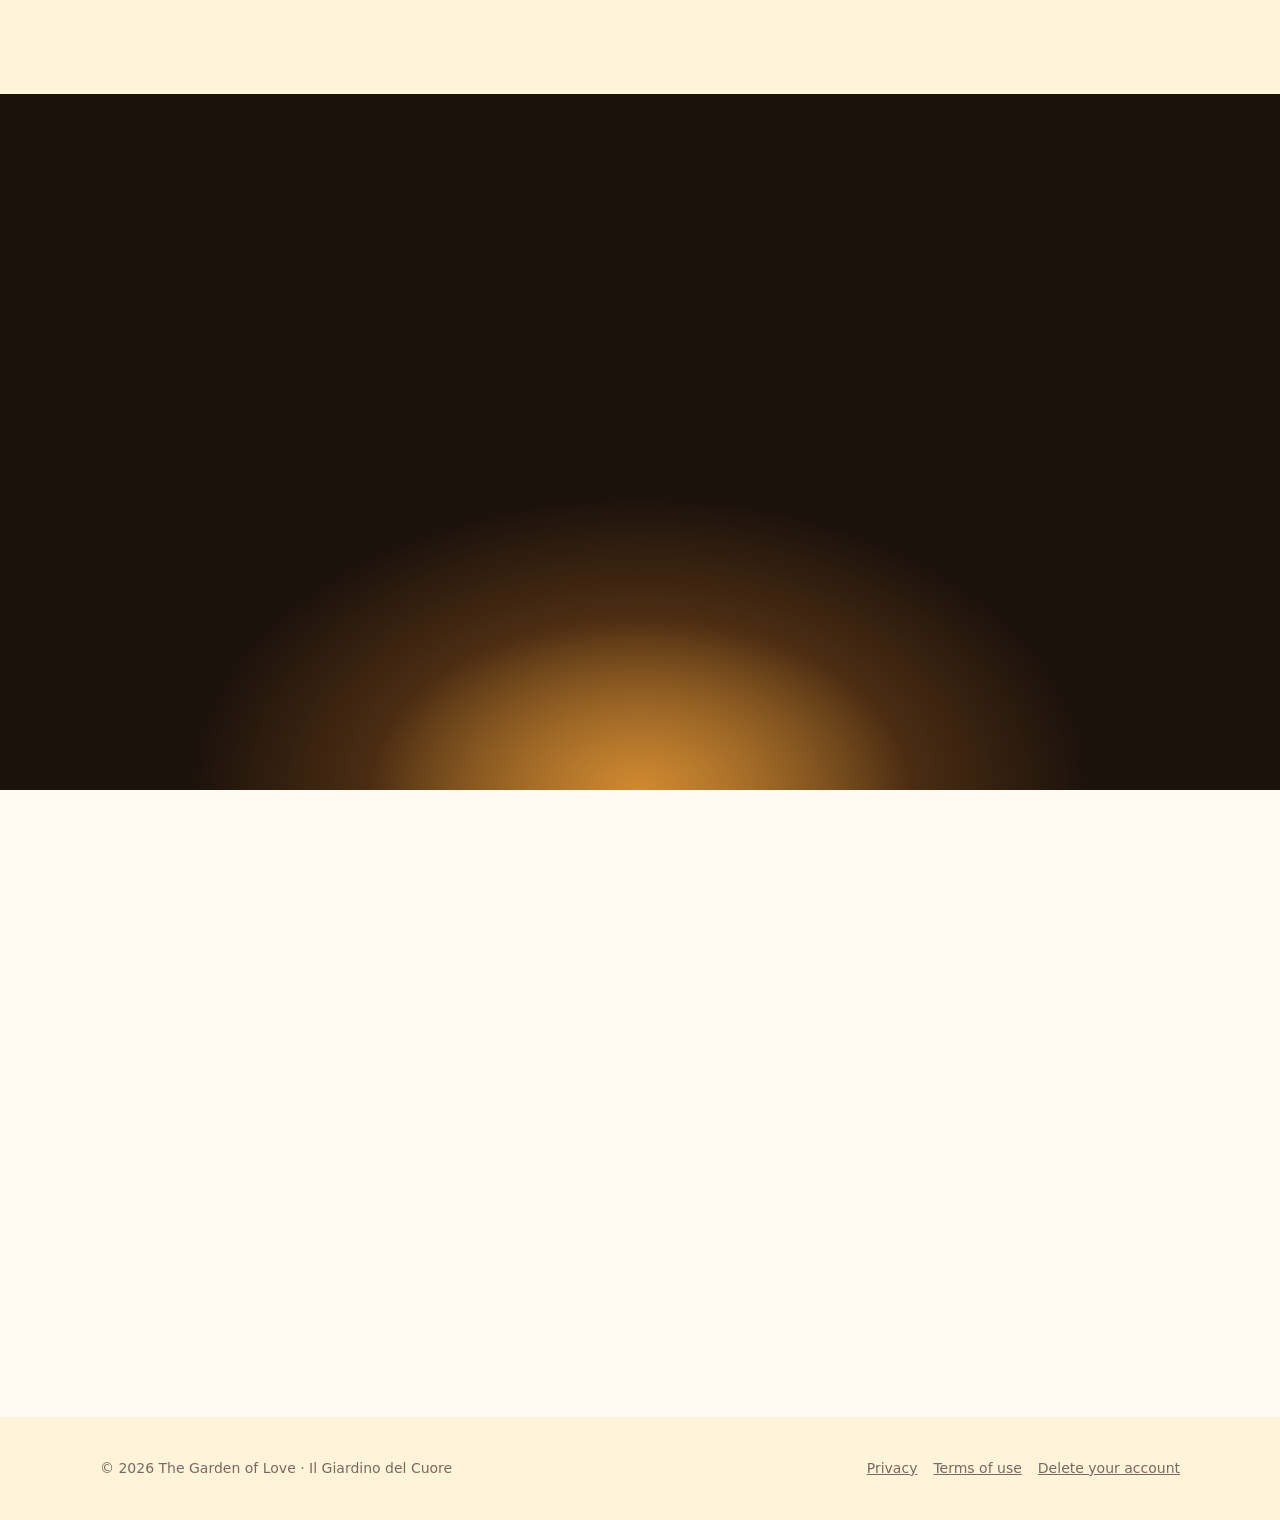
<file: eunice/index.html>
<!doctype html>
<html lang="it"><head><meta charset="utf-8">
<title>Eunice — The Garden of Love</title>
<meta name="viewport" content="width=device-width, initial-scale=1">
<meta http-equiv="refresh" content="0; url=../#eunice-letti">
<link rel="canonical" href="https://gardenoflove3.com/#eunice-letti">
</head><body>
<p><a href="../#eunice-letti">La campagna di Eunice · Eunice's campaign</a></p>
</body></html>
</file>
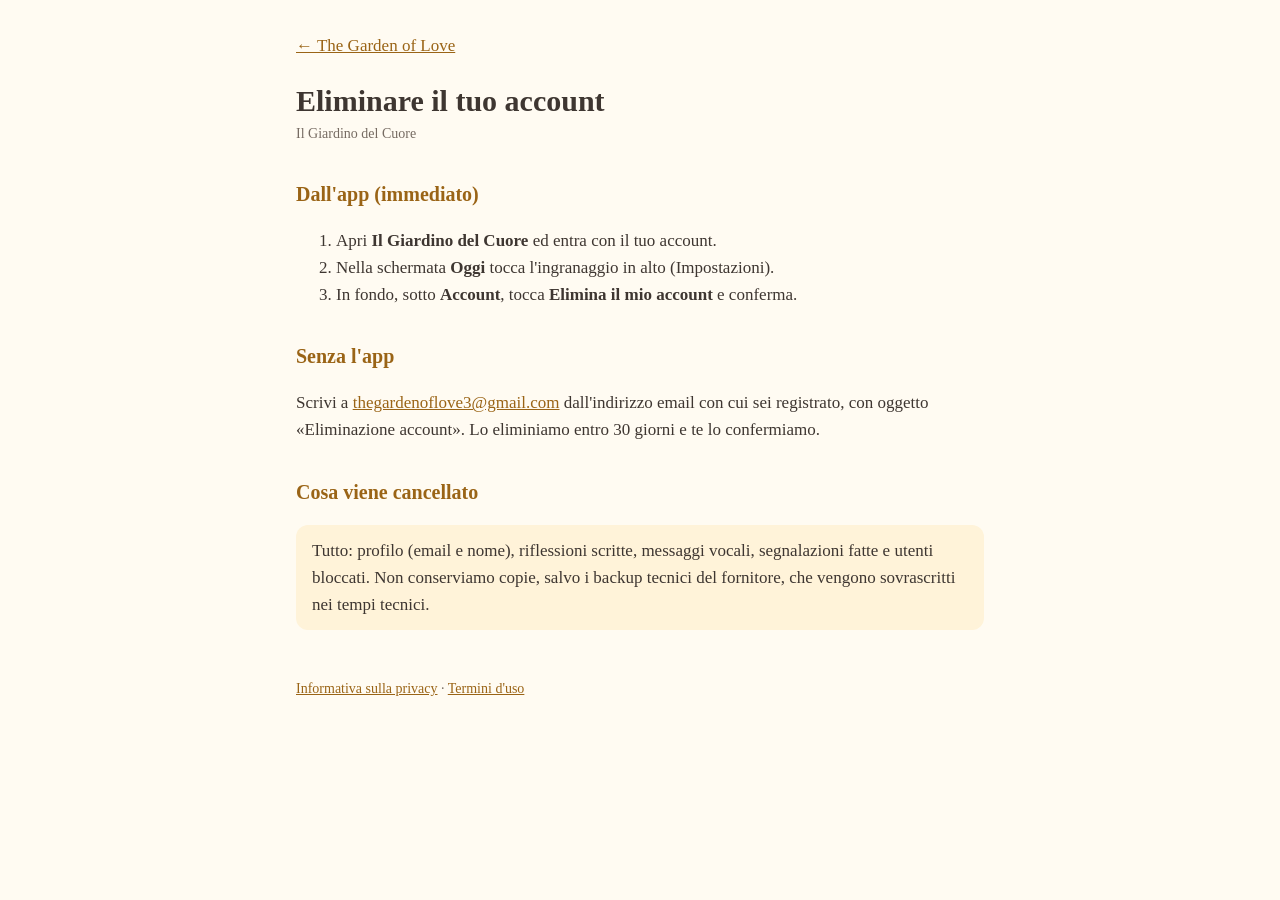
<file: elimina-account.html>
<!doctype html>
<html lang="it"><head><meta charset="utf-8">
<meta name="viewport" content="width=device-width, initial-scale=1">
<title>Eliminare l'account — Il Giardino del Cuore</title>
<link rel="stylesheet" href="_stile.css"></head>
<body><main>
<p style="margin:0 0 24px"><a href="./">← The Garden of Love</a></p>
<h1>Eliminare il tuo account</h1>
<div class="data">Il Giardino del Cuore</div>

<h2>Dall'app (immediato)</h2>
<ol>
<li>Apri <b>Il Giardino del Cuore</b> ed entra con il tuo account.</li>
<li>Nella schermata <b>Oggi</b> tocca l'ingranaggio in alto (Impostazioni).</li>
<li>In fondo, sotto <b>Account</b>, tocca <b>Elimina il mio account</b> e conferma.</li>
</ol>

<h2>Senza l'app</h2>
<p>Scrivi a <a href="mailto:thegardenoflove3@gmail.com?subject=Eliminazione%20account">thegardenoflove3@gmail.com</a>
dall'indirizzo email con cui sei registrato, con oggetto «Eliminazione account».
Lo eliminiamo entro 30 giorni e te lo confermiamo.</p>

<h2>Cosa viene cancellato</h2>
<p class="box">Tutto: profilo (email e nome), riflessioni scritte, messaggi vocali, segnalazioni
fatte e utenti bloccati. Non conserviamo copie, salvo i backup tecnici del fornitore, che
vengono sovrascritti nei tempi tecnici.</p>

<footer><a href="privacy.html">Informativa sulla privacy</a> · <a href="termini.html">Termini d'uso</a></footer>
</main></body></html>
</file>
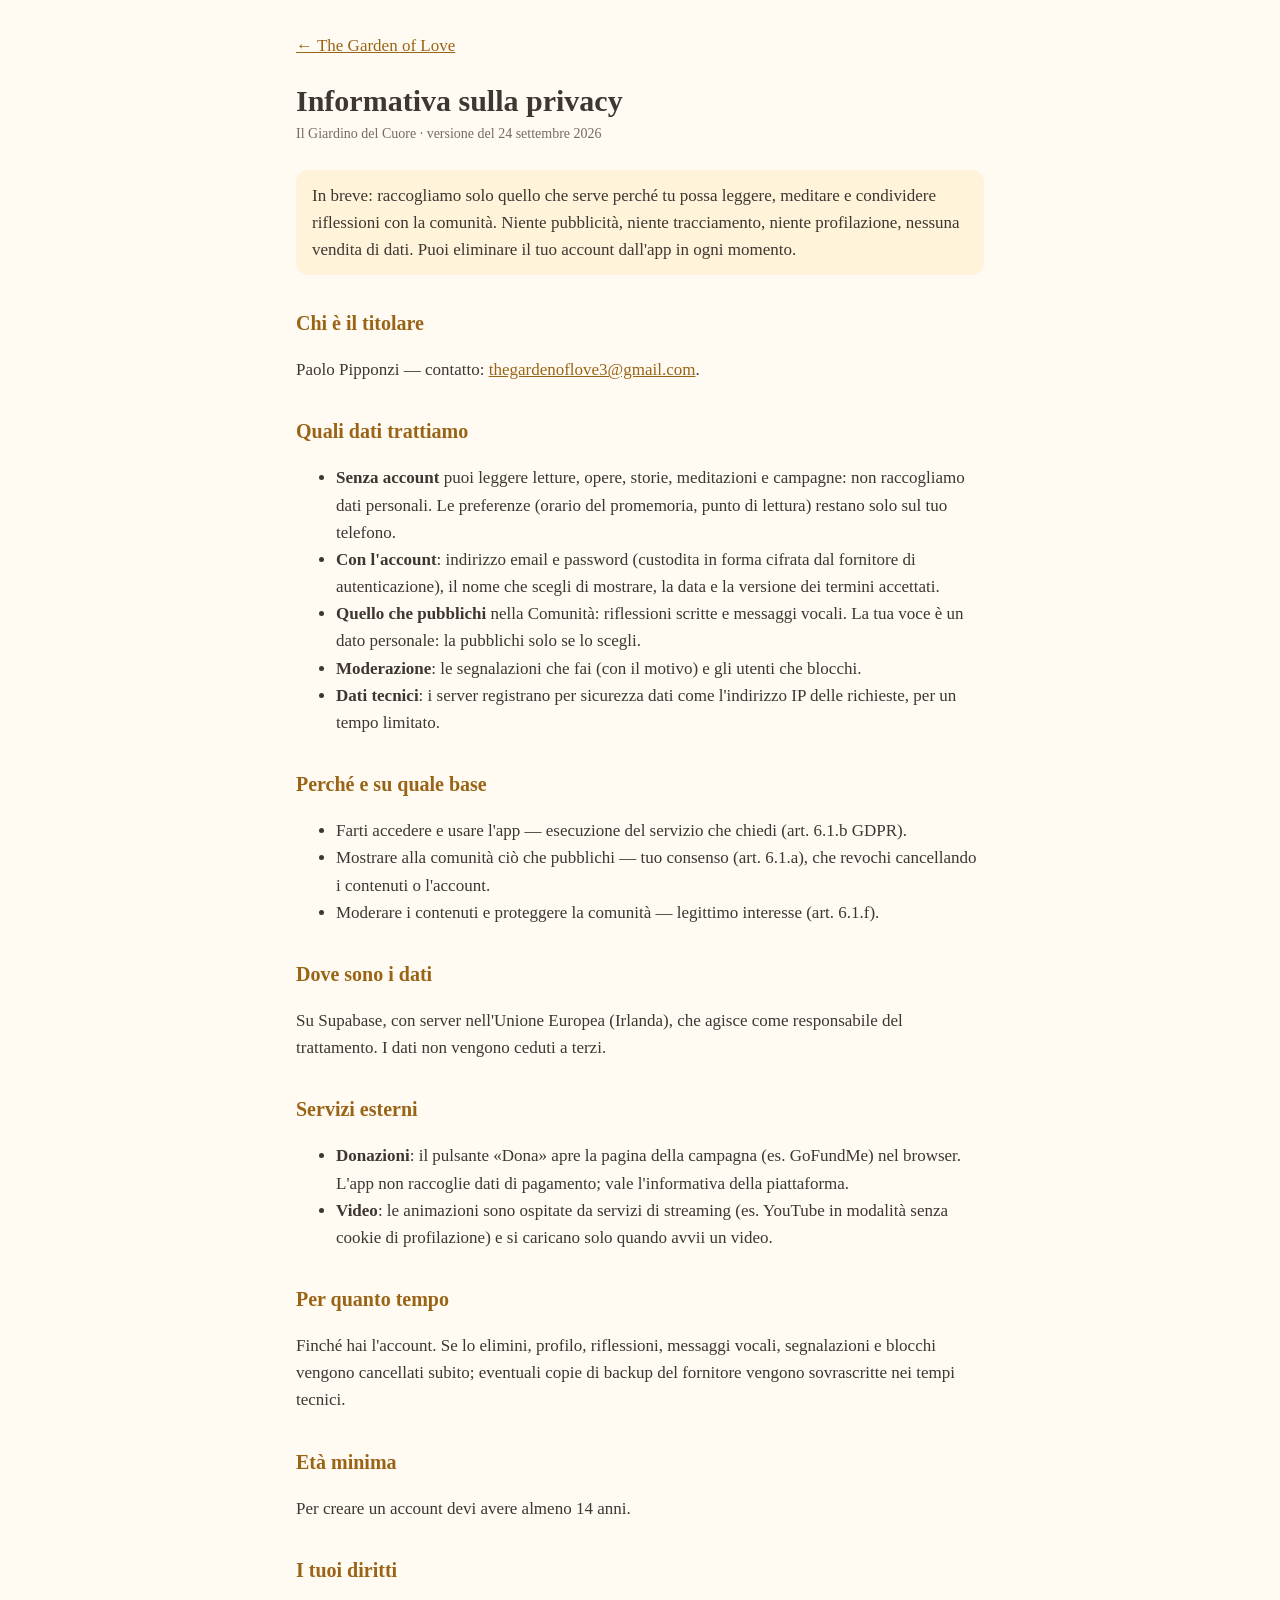
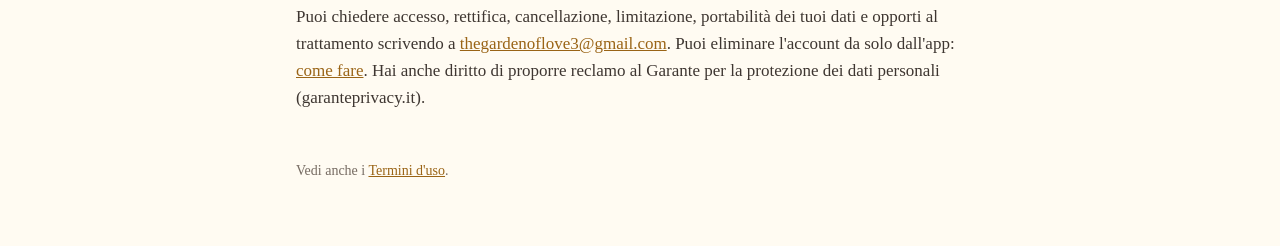
<file: privacy.html>
<!doctype html>
<html lang="it"><head><meta charset="utf-8">
<meta name="viewport" content="width=device-width, initial-scale=1">
<title>Privacy — Il Giardino del Cuore</title>
<link rel="stylesheet" href="_stile.css"></head>
<body><main>
<p style="margin:0 0 24px"><a href="./">← The Garden of Love</a></p>
<h1>Informativa sulla privacy</h1>
<div class="data">Il Giardino del Cuore · versione del 24 settembre 2026</div>

<p class="box">In breve: raccogliamo solo quello che serve perché tu possa leggere, meditare e
condividere riflessioni con la comunità. Niente pubblicità, niente tracciamento, niente
profilazione, nessuna vendita di dati. Puoi eliminare il tuo account dall'app in ogni momento.</p>

<h2>Chi è il titolare</h2>
<p>Paolo Pipponzi — contatto: <a href="mailto:thegardenoflove3@gmail.com">thegardenoflove3@gmail.com</a>.</p>

<h2>Quali dati trattiamo</h2>
<ul>
<li><b>Senza account</b> puoi leggere letture, opere, storie, meditazioni e campagne: non
raccogliamo dati personali. Le preferenze (orario del promemoria, punto di lettura) restano
solo sul tuo telefono.</li>
<li><b>Con l'account</b>: indirizzo email e password (custodita in forma cifrata dal fornitore
di autenticazione), il nome che scegli di mostrare, la data e la versione dei termini accettati.</li>
<li><b>Quello che pubblichi</b> nella Comunità: riflessioni scritte e messaggi vocali. La tua
voce è un dato personale: la pubblichi solo se lo scegli.</li>
<li><b>Moderazione</b>: le segnalazioni che fai (con il motivo) e gli utenti che blocchi.</li>
<li><b>Dati tecnici</b>: i server registrano per sicurezza dati come l'indirizzo IP delle
richieste, per un tempo limitato.</li>
</ul>

<h2>Perché e su quale base</h2>
<ul>
<li>Farti accedere e usare l'app — esecuzione del servizio che chiedi (art. 6.1.b GDPR).</li>
<li>Mostrare alla comunità ciò che pubblichi — tuo consenso (art. 6.1.a), che revochi
cancellando i contenuti o l'account.</li>
<li>Moderare i contenuti e proteggere la comunità — legittimo interesse (art. 6.1.f).</li>
</ul>

<h2>Dove sono i dati</h2>
<p>Su Supabase, con server nell'Unione Europea (Irlanda), che agisce come responsabile del
trattamento. I dati non vengono ceduti a terzi.</p>

<h2>Servizi esterni</h2>
<ul>
<li><b>Donazioni</b>: il pulsante «Dona» apre la pagina della campagna (es. GoFundMe) nel
browser. L'app non raccoglie dati di pagamento; vale l'informativa della piattaforma.</li>
<li><b>Video</b>: le animazioni sono ospitate da servizi di streaming (es. YouTube in modalità
senza cookie di profilazione) e si caricano solo quando avvii un video.</li>
</ul>

<h2>Per quanto tempo</h2>
<p>Finché hai l'account. Se lo elimini, profilo, riflessioni, messaggi vocali, segnalazioni e
blocchi vengono cancellati subito; eventuali copie di backup del fornitore vengono sovrascritte
nei tempi tecnici.</p>

<h2>Età minima</h2>
<p>Per creare un account devi avere almeno 14 anni.</p>

<h2>I tuoi diritti</h2>
<p>Puoi chiedere accesso, rettifica, cancellazione, limitazione, portabilità dei tuoi dati e
opporti al trattamento scrivendo a <a href="mailto:thegardenoflove3@gmail.com">thegardenoflove3@gmail.com</a>. Puoi eliminare
l'account da solo dall'app: <a href="elimina-account.html">come fare</a>. Hai anche diritto di
proporre reclamo al Garante per la protezione dei dati personali (garanteprivacy.it).</p>

<footer>Vedi anche i <a href="termini.html">Termini d'uso</a>.</footer>
</main></body></html>
</file>
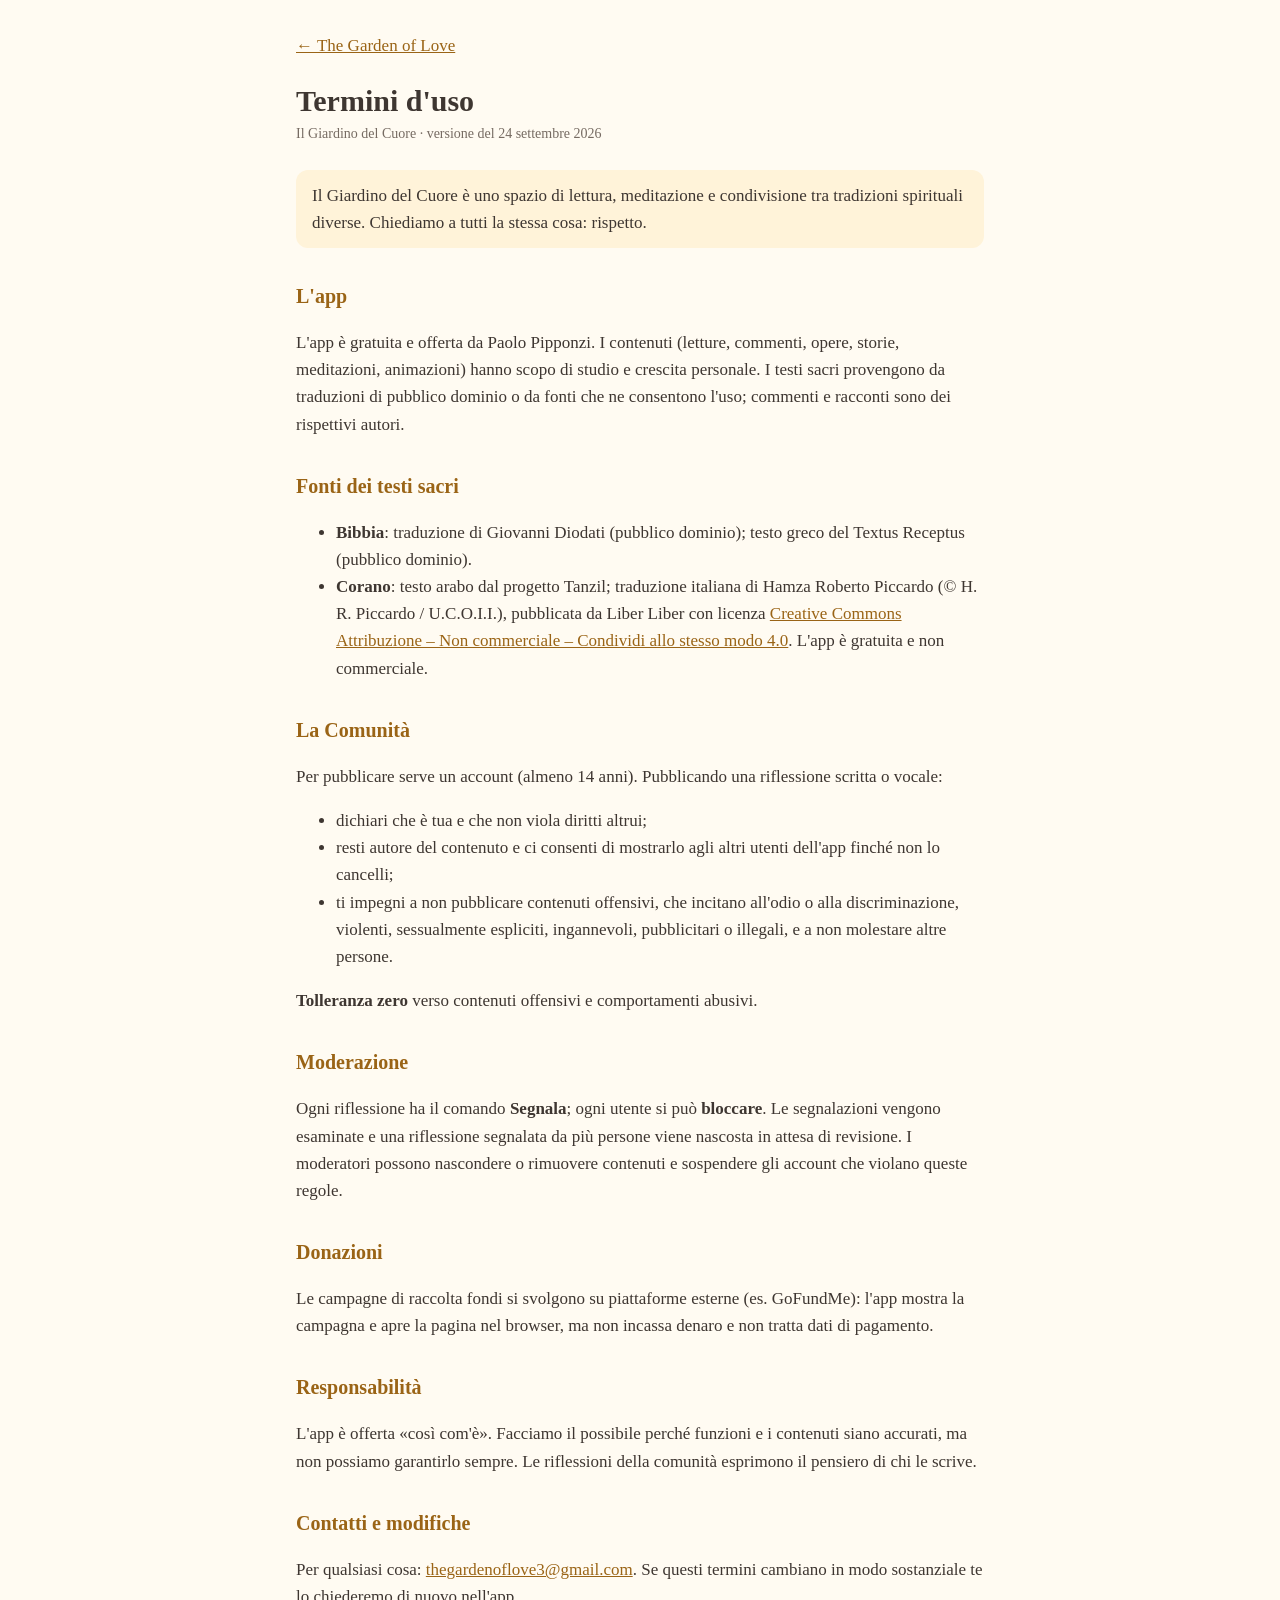
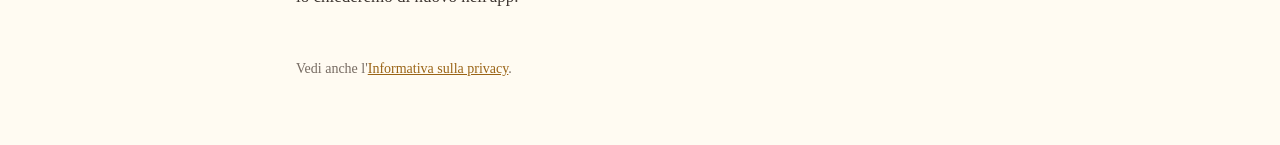
<file: termini.html>
<!doctype html>
<html lang="it"><head><meta charset="utf-8">
<meta name="viewport" content="width=device-width, initial-scale=1">
<title>Termini d'uso — Il Giardino del Cuore</title>
<link rel="stylesheet" href="_stile.css"></head>
<body><main>
<p style="margin:0 0 24px"><a href="./">← The Garden of Love</a></p>
<h1>Termini d'uso</h1>
<div class="data">Il Giardino del Cuore · versione del 24 settembre 2026</div>

<p class="box">Il Giardino del Cuore è uno spazio di lettura, meditazione e condivisione tra
tradizioni spirituali diverse. Chiediamo a tutti la stessa cosa: rispetto.</p>

<h2>L'app</h2>
<p>L'app è gratuita e offerta da Paolo Pipponzi. I contenuti (letture, commenti, opere,
storie, meditazioni, animazioni) hanno scopo di studio e crescita personale. I testi sacri
provengono da traduzioni di pubblico dominio o da fonti che ne consentono l'uso; commenti e
racconti sono dei rispettivi autori.</p>

<h2>Fonti dei testi sacri</h2>
<ul>
<li><b>Bibbia</b>: traduzione di Giovanni Diodati (pubblico dominio); testo greco del Textus
Receptus (pubblico dominio).</li>
<li><b>Corano</b>: testo arabo dal progetto Tanzil; traduzione italiana di Hamza Roberto Piccardo
(© H. R. Piccardo / U.C.O.I.I.), pubblicata da Liber Liber con licenza
<a href="https://creativecommons.org/licenses/by-nc-sa/4.0/deed.it">Creative Commons
Attribuzione – Non commerciale – Condividi allo stesso modo 4.0</a>. L'app è gratuita e non
commerciale.</li>
</ul>

<h2>La Comunità</h2>
<p>Per pubblicare serve un account (almeno 14 anni). Pubblicando una riflessione scritta o
vocale:</p>
<ul>
<li>dichiari che è tua e che non viola diritti altrui;</li>
<li>resti autore del contenuto e ci consenti di mostrarlo agli altri utenti dell'app finché
non lo cancelli;</li>
<li>ti impegni a non pubblicare contenuti offensivi, che incitano all'odio o alla
discriminazione, violenti, sessualmente espliciti, ingannevoli, pubblicitari o illegali, e a
non molestare altre persone.</li>
</ul>
<p><b>Tolleranza zero</b> verso contenuti offensivi e comportamenti abusivi.</p>

<h2>Moderazione</h2>
<p>Ogni riflessione ha il comando <b>Segnala</b>; ogni utente si può <b>bloccare</b>. Le
segnalazioni vengono esaminate e una riflessione segnalata da più persone viene nascosta in
attesa di revisione. I moderatori possono nascondere o rimuovere contenuti e sospendere gli
account che violano queste regole.</p>

<h2>Donazioni</h2>
<p>Le campagne di raccolta fondi si svolgono su piattaforme esterne (es. GoFundMe): l'app
mostra la campagna e apre la pagina nel browser, ma non incassa denaro e non tratta dati di
pagamento.</p>

<h2>Responsabilità</h2>
<p>L'app è offerta «così com'è». Facciamo il possibile perché funzioni e i contenuti siano
accurati, ma non possiamo garantirlo sempre. Le riflessioni della comunità esprimono il
pensiero di chi le scrive.</p>

<h2>Contatti e modifiche</h2>
<p>Per qualsiasi cosa: <a href="mailto:thegardenoflove3@gmail.com">thegardenoflove3@gmail.com</a>. Se questi termini cambiano
in modo sostanziale te lo chiederemo di nuovo nell'app.</p>

<footer>Vedi anche l'<a href="privacy.html">Informativa sulla privacy</a>.</footer>
</main></body></html>
</file>
<file: css/font.css>
/* Google Fonts ospitati sul sito (SIL OFL): nessuna richiesta a Google. */
@font-face {
  font-family: 'Gloria Hallelujah';
  font-style: normal;
  font-weight: 400;
  font-display: swap;
  src: url(../fonts/GloriaHallelujah-400-latin-ext.woff2) format('woff2');
  unicode-range: U+0100-02BA, U+02BD-02C5, U+02C7-02CC, U+02CE-02D7, U+02DD-02FF, U+0304, U+0308, U+0329, U+1D00-1DBF, U+1E00-1E9F, U+1EF2-1EFF, U+2020, U+20A0-20AB, U+20AD-20C0, U+2113, U+2C60-2C7F, U+A720-A7FF;
}
@font-face {
  font-family: 'Gloria Hallelujah';
  font-style: normal;
  font-weight: 400;
  font-display: swap;
  src: url(../fonts/GloriaHallelujah-400-latin.woff2) format('woff2');
  unicode-range: U+0000-00FF, U+0131, U+0152-0153, U+02BB-02BC, U+02C6, U+02DA, U+02DC, U+0304, U+0308, U+0329, U+2000-206F, U+20AC, U+2122, U+2191, U+2193, U+2212, U+2215, U+FEFF, U+FFFD;
}
@font-face {
  font-family: 'Open Sans';
  font-style: italic;
  font-weight: 400;
  font-stretch: 100%;
  font-display: swap;
  src: url(../fonts/OpenSans-400i-latin-ext.woff2) format('woff2');
  unicode-range: U+0100-02BA, U+02BD-02C5, U+02C7-02CC, U+02CE-02D7, U+02DD-02FF, U+0304, U+0308, U+0329, U+1D00-1DBF, U+1E00-1E9F, U+1EF2-1EFF, U+2020, U+20A0-20AB, U+20AD-20C0, U+2113, U+2C60-2C7F, U+A720-A7FF;
}
@font-face {
  font-family: 'Open Sans';
  font-style: italic;
  font-weight: 400;
  font-stretch: 100%;
  font-display: swap;
  src: url(../fonts/OpenSans-400i-latin.woff2) format('woff2');
  unicode-range: U+0000-00FF, U+0131, U+0152-0153, U+02BB-02BC, U+02C6, U+02DA, U+02DC, U+0304, U+0308, U+0329, U+2000-206F, U+20AC, U+2122, U+2191, U+2193, U+2212, U+2215, U+FEFF, U+FFFD;
}
@font-face {
  font-family: 'Open Sans';
  font-style: normal;
  font-weight: 400;
  font-stretch: 100%;
  font-display: swap;
  src: url(../fonts/OpenSans-400-latin-ext.woff2) format('woff2');
  unicode-range: U+0100-02BA, U+02BD-02C5, U+02C7-02CC, U+02CE-02D7, U+02DD-02FF, U+0304, U+0308, U+0329, U+1D00-1DBF, U+1E00-1E9F, U+1EF2-1EFF, U+2020, U+20A0-20AB, U+20AD-20C0, U+2113, U+2C60-2C7F, U+A720-A7FF;
}
@font-face {
  font-family: 'Open Sans';
  font-style: normal;
  font-weight: 400;
  font-stretch: 100%;
  font-display: swap;
  src: url(../fonts/OpenSans-400-latin.woff2) format('woff2');
  unicode-range: U+0000-00FF, U+0131, U+0152-0153, U+02BB-02BC, U+02C6, U+02DA, U+02DC, U+0304, U+0308, U+0329, U+2000-206F, U+20AC, U+2122, U+2191, U+2193, U+2212, U+2215, U+FEFF, U+FFFD;
}
@font-face {
  font-family: 'Open Sans';
  font-style: normal;
  font-weight: 600;
  font-stretch: 100%;
  font-display: swap;
  src: url(../fonts/OpenSans-600-latin-ext.woff2) format('woff2');
  unicode-range: U+0100-02BA, U+02BD-02C5, U+02C7-02CC, U+02CE-02D7, U+02DD-02FF, U+0304, U+0308, U+0329, U+1D00-1DBF, U+1E00-1E9F, U+1EF2-1EFF, U+2020, U+20A0-20AB, U+20AD-20C0, U+2113, U+2C60-2C7F, U+A720-A7FF;
}
@font-face {
  font-family: 'Open Sans';
  font-style: normal;
  font-weight: 600;
  font-stretch: 100%;
  font-display: swap;
  src: url(../fonts/OpenSans-600-latin.woff2) format('woff2');
  unicode-range: U+0000-00FF, U+0131, U+0152-0153, U+02BB-02BC, U+02C6, U+02DA, U+02DC, U+0304, U+0308, U+0329, U+2000-206F, U+20AC, U+2122, U+2191, U+2193, U+2212, U+2215, U+FEFF, U+FFFD;
}
@font-face {
  font-family: 'Playfair Display';
  font-style: italic;
  font-weight: 500;
  font-display: swap;
  src: url(../fonts/PlayfairDisplay-500i-latin-ext.woff2) format('woff2');
  unicode-range: U+0100-02BA, U+02BD-02C5, U+02C7-02CC, U+02CE-02D7, U+02DD-02FF, U+0304, U+0308, U+0329, U+1D00-1DBF, U+1E00-1E9F, U+1EF2-1EFF, U+2020, U+20A0-20AB, U+20AD-20C0, U+2113, U+2C60-2C7F, U+A720-A7FF;
}
@font-face {
  font-family: 'Playfair Display';
  font-style: italic;
  font-weight: 500;
  font-display: swap;
  src: url(../fonts/PlayfairDisplay-500i-latin.woff2) format('woff2');
  unicode-range: U+0000-00FF, U+0131, U+0152-0153, U+02BB-02BC, U+02C6, U+02DA, U+02DC, U+0304, U+0308, U+0329, U+2000-206F, U+20AC, U+2122, U+2191, U+2193, U+2212, U+2215, U+FEFF, U+FFFD;
}
@font-face {
  font-family: 'Playfair Display';
  font-style: normal;
  font-weight: 500;
  font-display: swap;
  src: url(../fonts/PlayfairDisplay-500-latin-ext.woff2) format('woff2');
  unicode-range: U+0100-02BA, U+02BD-02C5, U+02C7-02CC, U+02CE-02D7, U+02DD-02FF, U+0304, U+0308, U+0329, U+1D00-1DBF, U+1E00-1E9F, U+1EF2-1EFF, U+2020, U+20A0-20AB, U+20AD-20C0, U+2113, U+2C60-2C7F, U+A720-A7FF;
}
@font-face {
  font-family: 'Playfair Display';
  font-style: normal;
  font-weight: 500;
  font-display: swap;
  src: url(../fonts/PlayfairDisplay-500-latin.woff2) format('woff2');
  unicode-range: U+0000-00FF, U+0131, U+0152-0153, U+02BB-02BC, U+02C6, U+02DA, U+02DC, U+0304, U+0308, U+0329, U+2000-206F, U+20AC, U+2122, U+2191, U+2193, U+2212, U+2215, U+FEFF, U+FFFD;
}
@font-face {
  font-family: 'Playfair Display';
  font-style: normal;
  font-weight: 600;
  font-display: swap;
  src: url(../fonts/PlayfairDisplay-600-latin-ext.woff2) format('woff2');
  unicode-range: U+0100-02BA, U+02BD-02C5, U+02C7-02CC, U+02CE-02D7, U+02DD-02FF, U+0304, U+0308, U+0329, U+1D00-1DBF, U+1E00-1E9F, U+1EF2-1EFF, U+2020, U+20A0-20AB, U+20AD-20C0, U+2113, U+2C60-2C7F, U+A720-A7FF;
}
@font-face {
  font-family: 'Playfair Display';
  font-style: normal;
  font-weight: 600;
  font-display: swap;
  src: url(../fonts/PlayfairDisplay-600-latin.woff2) format('woff2');
  unicode-range: U+0000-00FF, U+0131, U+0152-0153, U+02BB-02BC, U+02C6, U+02DA, U+02DC, U+0304, U+0308, U+0329, U+2000-206F, U+20AC, U+2122, U+2191, U+2193, U+2212, U+2215, U+FEFF, U+FFFD;
}
@font-face {
  font-family: 'Playfair Display';
  font-style: normal;
  font-weight: 700;
  font-display: swap;
  src: url(../fonts/PlayfairDisplay-700-latin-ext.woff2) format('woff2');
  unicode-range: U+0100-02BA, U+02BD-02C5, U+02C7-02CC, U+02CE-02D7, U+02DD-02FF, U+0304, U+0308, U+0329, U+1D00-1DBF, U+1E00-1E9F, U+1EF2-1EFF, U+2020, U+20A0-20AB, U+20AD-20C0, U+2113, U+2C60-2C7F, U+A720-A7FF;
}
@font-face {
  font-family: 'Playfair Display';
  font-style: normal;
  font-weight: 700;
  font-display: swap;
  src: url(../fonts/PlayfairDisplay-700-latin.woff2) format('woff2');
  unicode-range: U+0000-00FF, U+0131, U+0152-0153, U+02BB-02BC, U+02C6, U+02DA, U+02DC, U+0304, U+0308, U+0329, U+2000-206F, U+20AC, U+2122, U+2191, U+2193, U+2212, U+2215, U+FEFF, U+FFFD;
}
</file>
<file: css/stile.css>
/* Il Giardino del Cuore — sito vetrina. Palette e caratteri dell'app. */
:root {
  --crema: #FFFBF2;
  --carta: #FFF3D9;
  --bianco: #FFFFFF;
  --testo: #3E3631;
  --grigio: #766B62;
  --ambra: #9A6416;
  --ambra-scura: #6B4410;
  --malva: #93587D;
  --oro: #F5C03E;
  --rosa: #F4B9C9;
  --lilla: #D9C8F0;
  --pesca: #FAD4B5;
  --celeste: #BFDDF2;
  --salvia: #BFDDBF;
  --notte: #070E1C;
  --ombra: 0 6px 24px rgba(62, 54, 49, .10);
  --raggio: 20px;
  color-scheme: light;
}
@media (prefers-color-scheme: dark) {
  :root:not([data-tema="chiaro"]) {
    --crema: #1d1915; --carta: #2a231c; --bianco: #25201a;
    --testo: #EDE3D0; --grigio: #b8ab9b; --ambra: #E7B869; --ambra-scura: #F2CF8E;
    --malva: #D6A2C4; --ombra: 0 6px 24px rgba(0, 0, 0, .35);
    color-scheme: dark;
  }
}

* { box-sizing: border-box; }
html { scroll-behavior: smooth; }
body {
  margin: 0; background: var(--crema); color: var(--testo);
  font: 17px/1.65 'OpenSans', system-ui, sans-serif;
  -webkit-font-smoothing: antialiased; overflow-x: hidden;
}
img { max-width: 100%; height: auto; display: block; }
a { color: var(--ambra); }
h1, h2, h3 { font-family: 'PlayfairDisplay', Georgia, serif; line-height: 1.15; margin: 0; }
h2 { font-size: clamp(30px, 6vw, 44px); font-weight: 600; }
h3 { font-size: 22px; font-weight: 600; }
p { margin: 0 0 1em; }
.matita { font-family: 'GloriaHallelujah', cursive; letter-spacing: .02em; }
.contenitore { width: min(1080px, 100% - 32px); margin-inline: auto; }
.stretto { width: min(720px, 100% - 32px); margin-inline: auto; }
section { padding: clamp(64px, 10vw, 112px) 0; position: relative; }
.occhiello {
  font-family: 'GloriaHallelujah', cursive; color: var(--malva);
  font-size: 18px; margin-bottom: 8px; display: block;
}
.citazione {
  font-family: 'PlayfairDisplay', Georgia, serif; font-style: italic;
  font-size: clamp(19px, 3vw, 23px); line-height: 1.5; color: var(--testo);
  border-left: 3px solid var(--oro); padding: 4px 0 4px 20px; margin: 28px 0;
}
.citazione cite { display: block; font-style: normal; font-family: 'OpenSans', sans-serif;
  font-size: 14px; color: var(--grigio); margin-top: 8px; letter-spacing: .04em; }

/* Lingua: si mostra solo la lingua attiva (impostata da js/sito.js). */
html[data-lingua="it"] [lang="en"]:not(html),
html[data-lingua="en"] [lang="it"]:not(html) { display: none !important; }

/* ---------- barra in alto ---------- */
.barra {
  position: fixed; inset: 0 0 auto 0; z-index: 10;
  background: color-mix(in srgb, var(--crema) 88%, transparent);
  backdrop-filter: blur(10px); -webkit-backdrop-filter: blur(10px);
  border-bottom: 1px solid color-mix(in srgb, var(--oro) 30%, transparent);
}
.barra .contenitore { display: flex; align-items: center; gap: 12px; height: 60px; }
.marchio { display: flex; align-items: center; gap: 10px; text-decoration: none; color: var(--testo);
  font-family: 'PlayfairDisplay', serif; font-weight: 600; font-size: 18px; }
.marchio img { width: 34px; height: 34px; border-radius: 10px; }
.menu { margin-left: auto; display: flex; gap: 18px; }
.menu a { color: var(--testo); text-decoration: none; font-size: 15px; }
.menu a:hover { color: var(--ambra); }
.lingua {
  border: 1px solid color-mix(in srgb, var(--ambra) 40%, transparent); background: transparent;
  color: var(--ambra); border-radius: 999px; padding: 4px 12px; font: 600 13px 'OpenSans', sans-serif;
  cursor: pointer; margin-left: 8px;
}
/* Telefono: il menu diventa una riga scorrevole sotto la barra. */
@media (max-width: 760px) {
  .barra .contenitore { flex-wrap: wrap; height: auto; padding: 10px 0 0; row-gap: 6px; }
  .lingua { margin-left: auto; }
  .menu { order: 3; width: 100%; margin: 0; gap: 20px; overflow-x: auto; padding: 4px 0 10px;
    scrollbar-width: none; -webkit-overflow-scrolling: touch; }
  .menu::-webkit-scrollbar { display: none; }
  .menu a { white-space: nowrap; font-size: 14px; }
}
section[id], .campagna[id] { scroll-margin-top: 104px; }

/* ---------- apertura ---------- */
.apertura {
  min-height: 100svh; display: flex; flex-direction: column; justify-content: center; text-align: center;
  padding: 96px 0 64px;
  background:
    radial-gradient(60% 45% at 50% 38%, color-mix(in srgb, var(--oro) 38%, transparent), transparent 70%),
    radial-gradient(40% 30% at 12% 85%, color-mix(in srgb, var(--rosa) 45%, transparent), transparent 70%),
    radial-gradient(40% 30% at 90% 80%, color-mix(in srgb, var(--lilla) 50%, transparent), transparent 70%),
    var(--crema);
}
.apertura .logo { width: min(420px, 82vw); margin: 0 auto 8px; animation: affiora 1.6s ease-out both; }
.apertura .motto { font-family: 'PlayfairDisplay', serif; font-style: italic;
  font-size: clamp(20px, 3.4vw, 26px); color: var(--grigio); margin: 12px auto 4px; }
.apertura .firma { font-size: 14px; letter-spacing: .08em; color: var(--grigio); }
.apertura .sottotitolo { font-size: clamp(17px, 2.4vw, 19px); max-width: 34em; margin: 24px auto 32px; }
@keyframes affiora { from { opacity: 0; transform: scale(.94); } to { opacity: 1; transform: none; } }
@media (prefers-reduced-motion: reduce) { .apertura .logo { animation: none; } }

.bottoni { display: flex; gap: 12px; justify-content: center; flex-wrap: wrap; }
.bottone {
  display: inline-flex; align-items: center; gap: 8px; text-decoration: none;
  padding: 14px 24px; border-radius: 999px; font-weight: 600; font-size: 16px;
  background: var(--ambra); color: #fff; box-shadow: var(--ombra); border: 0; cursor: pointer;
}
.bottone:hover { background: var(--ambra-scura); }
.bottone.secondario { background: transparent; color: var(--ambra); box-shadow: none;
  border: 1.5px solid var(--ambra); }
.bottone.secondario:hover { background: color-mix(in srgb, var(--ambra) 10%, transparent); }
.bottone .nota { font-weight: 400; font-size: 13px; opacity: .85; }

/* ---------- chi siamo ---------- */
.due-colonne { display: grid; gap: 40px; align-items: center; }
@media (min-width: 860px) { .due-colonne { grid-template-columns: 1.1fr .9fr; gap: 64px; } }
.versi p { margin: 0; }
.versi p + p { margin-top: 2px; }
.versi .forte { font-weight: 600; }
.sole-fiori { position: relative; aspect-ratio: 1; max-width: 420px; margin-inline: auto; width: 100%; }
.sole-fiori img { width: 100%; animation: gira 120s linear infinite; }
@keyframes gira { to { transform: rotate(360deg); } }
@media (prefers-reduced-motion: reduce) { .sole-fiori img { animation: none; } }

/* ---------- valori ---------- */
.valori { background: var(--carta); }
.griglia-valori { display: grid; gap: 20px; margin-top: 40px; }
@media (min-width: 760px) { .griglia-valori { grid-template-columns: repeat(3, 1fr); } }
.valore {
  background: var(--bianco); border-radius: var(--raggio); padding: 28px 24px; box-shadow: var(--ombra);
  text-align: center;
}
.valore .fiore { width: 56px; height: 56px; margin: 0 auto 12px; }
.valore h3 { font-size: 26px; }
.valore p { color: var(--grigio); margin: 8px 0 0; font-style: italic; }

/* ---------- spirito ---------- */
.fonti { display: flex; flex-wrap: wrap; gap: 8px; margin: 24px 0; padding: 0; list-style: none; }
.fonti li { background: var(--carta); border-radius: 999px; padding: 6px 14px; font-size: 15px; }

/* ---------- cosa facciamo ---------- */
.notte {
  background:
    radial-gradient(1.5px 1.5px at 12% 20%, #fff8, transparent),
    radial-gradient(1px 1px at 30% 70%, #fff6, transparent),
    radial-gradient(1.5px 1.5px at 55% 30%, #fff9, transparent),
    radial-gradient(1px 1px at 72% 60%, #fff7, transparent),
    radial-gradient(1.5px 1.5px at 88% 18%, #fff8, transparent),
    radial-gradient(1px 1px at 20% 90%, #fff5, transparent),
    radial-gradient(1px 1px at 64% 88%, #fff6, transparent),
    radial-gradient(80% 60% at 50% 0%, #16305c, transparent 70%),
    var(--notte);
  color: #EDE3D0;
}
.notte h2, .notte h3 { color: #EDE3D0; }
.notte .occhiello { color: #E2BE6A; }
.notte .citazione { color: #EDE3D0; }
.notte .citazione cite { color: #9aa6bd; }
.tre { display: grid; gap: 20px; margin: 40px 0; }
@media (min-width: 860px) { .tre { grid-template-columns: repeat(3, 1fr); } }
.tre > div { border: 1px solid rgba(226, 190, 106, .28); border-radius: var(--raggio); padding: 24px; }
.tre h3 { color: #E2BE6A; margin-bottom: 8px; }
.accanto { list-style: none; padding: 0; margin: 16px 0 0; display: grid; gap: 12px; }
.accanto li { padding-left: 30px; position: relative; }
.accanto li::before { content: "✿"; position: absolute; left: 0; color: #F4B9C9; }

/* ---------- l'app ---------- */
.griglia-app { display: grid; gap: 16px; margin-top: 40px; }
@media (min-width: 640px) { .griglia-app { grid-template-columns: repeat(2, 1fr); } }
@media (min-width: 960px) { .griglia-app { grid-template-columns: repeat(3, 1fr); } }
.sezione-app { background: var(--bianco); border-radius: var(--raggio); padding: 24px; box-shadow: var(--ombra); }
.sezione-app .icona {
  width: 48px; height: 48px; border-radius: 14px; display: grid; place-items: center;
  font-size: 24px; margin-bottom: 12px;
}
.sezione-app p { color: var(--grigio); margin: 6px 0 0; font-size: 16px; }
.scarica { text-align: center; margin-top: 48px; }
.scarica .nota-piccola { color: var(--grigio); font-size: 14px; margin-top: 12px; }

/* ---------- progetti ---------- */
.progetti { background: var(--carta); }
.campagna {
  display: grid; background: var(--bianco); border-radius: var(--raggio); overflow: hidden;
  box-shadow: var(--ombra); margin-top: 32px;
}
@media (min-width: 860px) { .campagna { grid-template-columns: 1fr 1fr; } }
.campagna .foto { aspect-ratio: 4/3; background: var(--pesca) center/cover no-repeat; display: block; }
.titolo-campagna { color: inherit; text-decoration: none; }
.titolo-campagna:hover { color: var(--ambra); }
.campagna .corpo { padding: 28px; display: flex; flex-direction: column; gap: 12px; }
.barra-progresso { height: 12px; border-radius: 99px; background: color-mix(in srgb, var(--oro) 22%, transparent); overflow: hidden; }
.barra-progresso span { display: block; height: 100%; background: var(--oro); border-radius: 99px; width: 0; transition: width 1.2s ease-out; }
.importi { font-weight: 600; }
.importi small { font-weight: 400; color: var(--grigio); }

/* ---------- il luogo ---------- */
.fuoco {
  background:
    radial-gradient(50% 60% at 50% 100%, rgba(245, 140, 40, .55), transparent 70%),
    radial-gradient(30% 35% at 50% 100%, rgba(255, 210, 90, .6), transparent 70%),
    #1c120c;
  color: #F6E9D6;
}
.fuoco h2 { color: #F6E9D6; }
.fuoco .occhiello { color: #FAD4B5; }
.fuoco .citazione { color: #F6E9D6; border-color: #F5A04A; }
.fuoco .citazione cite { color: #cdb49a; }
.fuoco .versi { font-size: clamp(18px, 2.6vw, 21px); }

/* ---------- unisciti ---------- */
.contatti { display: grid; gap: 12px; margin: 28px 0; }
.contatti a { font-size: 18px; text-decoration: none; }
.chiusura { font-family: 'PlayfairDisplay', serif; font-style: italic; font-size: clamp(19px, 3vw, 23px);
  color: var(--grigio); margin-top: 40px; }

footer { background: var(--carta); padding: 40px 0; font-size: 14px; color: var(--grigio); }
footer .contenitore { display: flex; flex-wrap: wrap; gap: 12px 24px; align-items: center; }
footer nav { display: flex; gap: 16px; flex-wrap: wrap; margin-left: auto; }
footer a { color: var(--grigio); }

.appare { opacity: 0; transform: translateY(18px); transition: opacity .8s ease, transform .8s ease; }
.appare.visibile { opacity: 1; transform: none; }
@media (prefers-reduced-motion: reduce) { .appare { opacity: 1; transform: none; transition: none; } }
.visivamente-nascosto { position: absolute; width: 1px; height: 1px; overflow: hidden;
  clip: rect(0 0 0 0); white-space: nowrap; }
/* ?anteprima: per gli screenshot a pagina intera (tutto visibile, niente animazioni). */
html.anteprima .apertura { min-height: 0; }
html.anteprima .appare { opacity: 1; transform: none; transition: none; }
</file>
<file: _stile.css>
:root{--crema:#FFFBF2;--testo:#3E3631;--grigio:#766B62;--ambra:#9A6416;--carta:#FFF3D9}
@media (prefers-color-scheme:dark){:root{--crema:#1f1b17;--testo:#EDE3D0;--grigio:#b5a999;--ambra:#E2BE6A;--carta:#2a241e}}
*{box-sizing:border-box}
body{margin:0;background:var(--crema);color:var(--testo);font:17px/1.6 Georgia,'Times New Roman',serif}
main{max-width:720px;margin:0 auto;padding:32px 16px 64px}
h1{font-size:30px;line-height:1.2;margin:0 0 4px}
h2{font-size:20px;margin:32px 0 8px;color:var(--ambra)}
.data{color:var(--grigio);font-size:14px;margin-bottom:24px}
.box{background:var(--carta);border-radius:12px;padding:12px 16px}
a{color:var(--ambra)}
footer{margin-top:48px;color:var(--grigio);font-size:14px}
</file>
